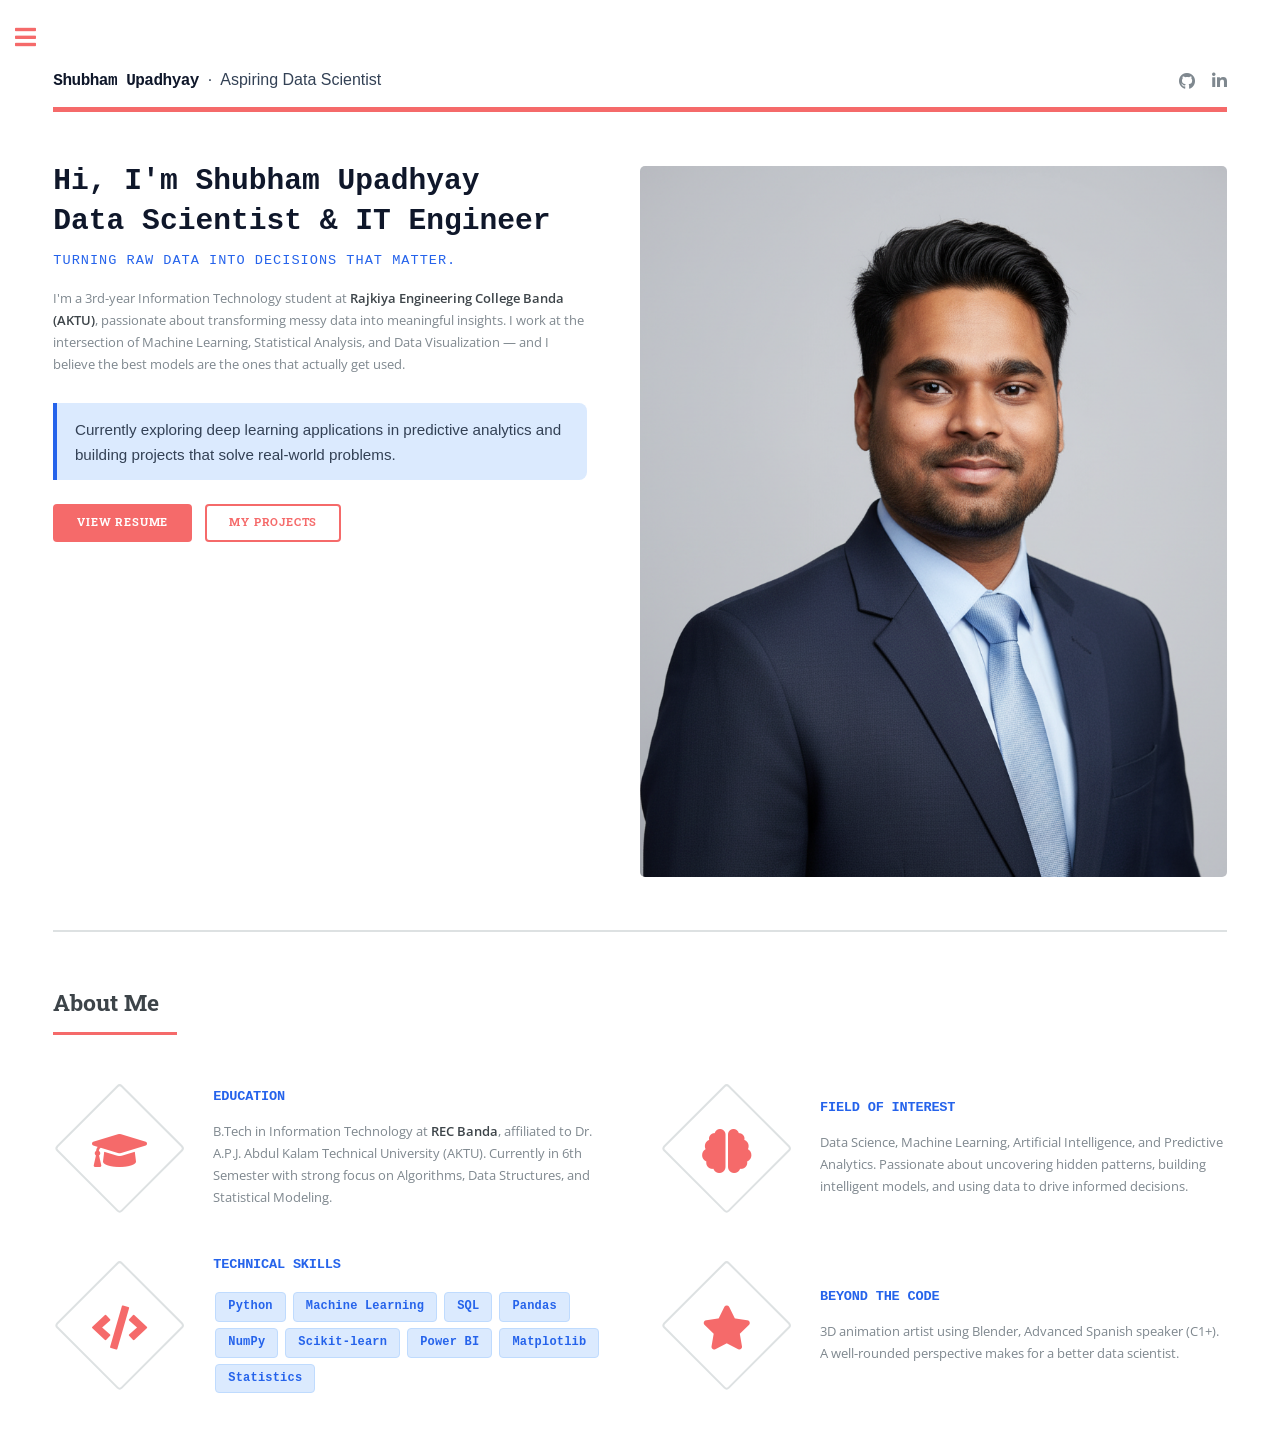
<file: index.html>
<!DOCTYPE HTML>
<html>
<head>
	<title>Shubham Upadhyay</title>
	<meta charset="utf-8" />
	<meta name="viewport" content="width=device-width, initial-scale=1, user-scalable=no" />
	<link rel="stylesheet" href="assets/css/main.css" />
</head>
<body class="is-preload">
<div id="wrapper">
	<div id="main">
		<div class="inner">

			<header id="header">
				<a href="index.html" class="logo"><strong>Shubham Upadhyay</strong> &nbsp;·&nbsp; Aspiring Data Scientist</a>
				<ul class="icons">
					<li><a href="https://github.com/crazyshubham" target="_blank" class="icon brands fa-github"><span class="label">GitHub</span></a></li>
					<li><a href="https://www.linkedin.com/in/shubham-upadhyay-b064a9296" target="_blank" class="icon brands fa-linkedin-in"><span class="label">LinkedIn</span></a></li>
				</ul>
			</header>

			<section id="banner">
				<div class="content">
					<header>
						<h1>Hi, I'm Shubham Upadhyay<br />Data Scientist & IT Engineer</h1>
						<p>Turning raw data into decisions that matter.</p>
					</header>
					<p>I'm a 3rd-year Information Technology student at <strong>Rajkiya Engineering College Banda (AKTU)</strong>, passionate about transforming messy data into meaningful insights. I work at the intersection of Machine Learning, Statistical Analysis, and Data Visualization — and I believe the best models are the ones that actually get used.</p>
					<div class="highlight-bar">
						<p>Currently exploring deep learning applications in predictive analytics and building projects that solve real-world problems.</p>
					</div>
					<ul class="actions">
						<li><a href="resume.html" class="button big primary">View Resume</a></li>
						<li><a href="myproject.html" class="button big">My Projects</a></li>
					</ul>
				</div>
				<span class="image object">
					<img src="images/my image.png" alt="Shubham Upadhyay" />
				</span>
			</section>

			<section>
				<header class="major"><h2>About Me</h2></header>
				<div class="features">
					<article>
						<span class="icon solid fa-graduation-cap"></span>
						<div class="content">
							<h3>Education</h3>
							<p>B.Tech in Information Technology at <strong>REC Banda</strong>, affiliated to Dr. A.P.J. Abdul Kalam Technical University (AKTU). Currently in 6th Semester with strong focus on Algorithms, Data Structures, and Statistical Modeling.</p>
						</div>
					</article>
					<article>
						<span class="icon solid fa-brain"></span>
						<div class="content">
							<h3>Field of Interest</h3>
							<p>Data Science, Machine Learning, Artificial Intelligence, and Predictive Analytics. Passionate about uncovering hidden patterns, building intelligent models, and using data to drive informed decisions.</p>
						</div>
					</article>
					<article>
						<span class="icon solid fa-code"></span>
						<div class="content">
							<h3>Technical Skills</h3>
							<div style="margin-top:8px;">
								<span class="skill-badge">Python</span>
								<span class="skill-badge">Machine Learning</span>
								<span class="skill-badge">SQL</span>
								<span class="skill-badge">Pandas</span>
								<span class="skill-badge">NumPy</span>
								<span class="skill-badge">Scikit-learn</span>
								<span class="skill-badge">Power BI</span>
								<span class="skill-badge">Matplotlib</span>
								<span class="skill-badge">Statistics</span>
							</div>
						</div>
					</article>
					<article>
						<span class="icon solid fa-star"></span>
						<div class="content">
							<h3>Beyond the Code</h3>
							<p>3D animation artist using Blender, Advanced Spanish speaker (C1+). A well-rounded perspective makes for a better data scientist.</p>
						</div>
					</article>
				</div>
			</section>

		</div>
	</div>

	<div id="sidebar">
		<div class="inner">
			<nav id="menu">
				<header class="major"><h2>Navigation</h2></header>
				<ul>
					<li><a href="index.html">Home</a></li>
					<li><a href="resume.html">Resume</a></li>
					<li><a href="myproject.html">My Projects</a></li>
					<li><a href="beyond.html">Beyond the Code</a></li>
				</ul>
			</nav>
			<section>
				<header class="major"><h2>Get in Touch</h2></header>
				<p>Always open to data science collaborations, internship opportunities, or just geeking out about ML. Feel free to reach out!</p>
				<ul class="contact">
					<li class="icon solid fa-envelope"><a href="mailto:shubham2005kumarupadhyay@gmail.com">shubham2005kumarupadhyay@gmail.com</a></li>
					<li class="icon solid fa-map-marker-alt">Uttar Pradesh, India</li>
					<li class="icon brands fa-github"><a href="https://github.com/crazyshubham" target="_blank">github.com/crazyshubham</a></li>
					<li class="icon brands fa-linkedin-in"><a href="https://www.linkedin.com/in/shubham-upadhyay-b064a9296" target="_blank">linkedin/shubham-upadhyay</a></li>
					<li class="icon solid fa-table"><a href="https://public.tableau.com/app/profile/shubham.upadhyay7079" target="_blank">Tableau/shubham-upadhyay</a></li>
					
				</ul>
			</section>
			<footer id="footer">
				<p class="copyright">&copy; 2025 Shubham Upadhyay. All rights reserved.</p>
			</footer>
		</div>
	</div>
</div>
<script src="assets/js/jquery.min.js"></script>
<script src="assets/js/browser.min.js"></script>
<script src="assets/js/breakpoints.min.js"></script>
<script src="assets/js/util.js"></script>
<script src="assets/js/main.js"></script>
</body>
</html>
</file>
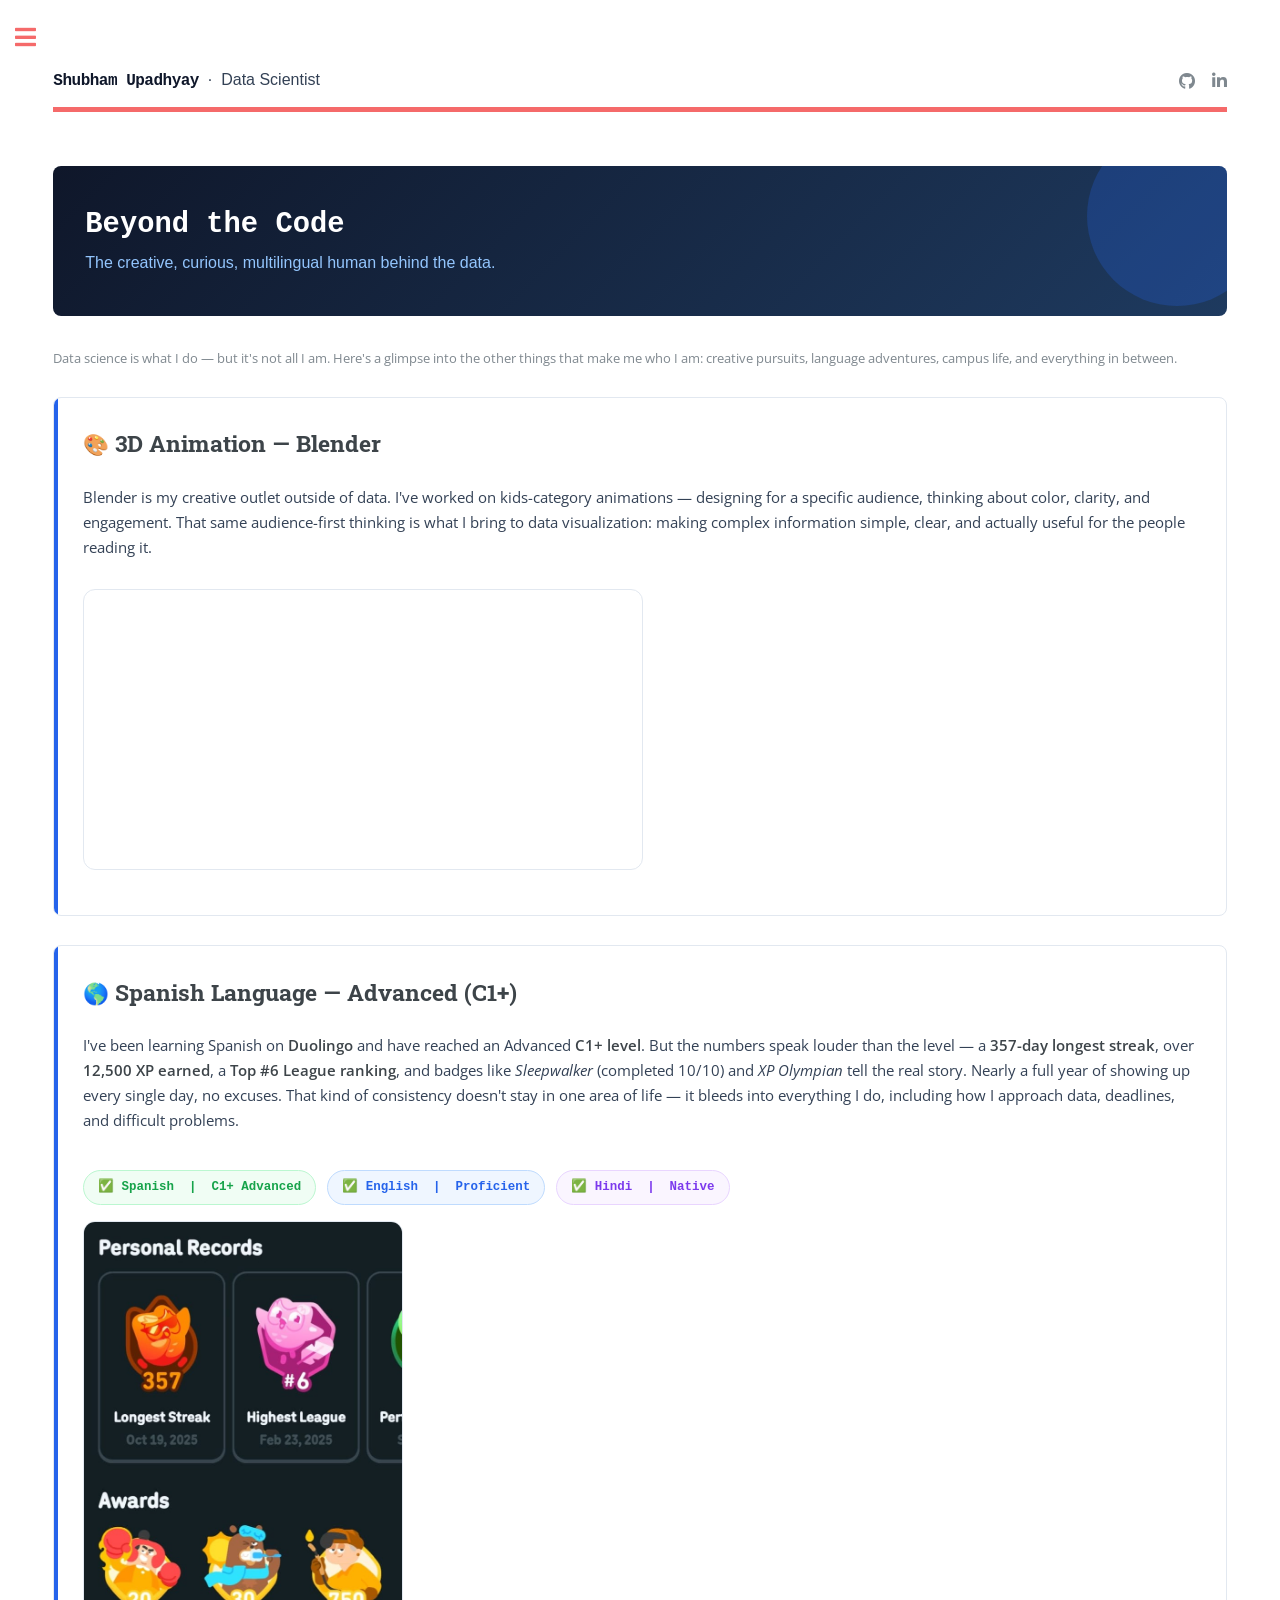
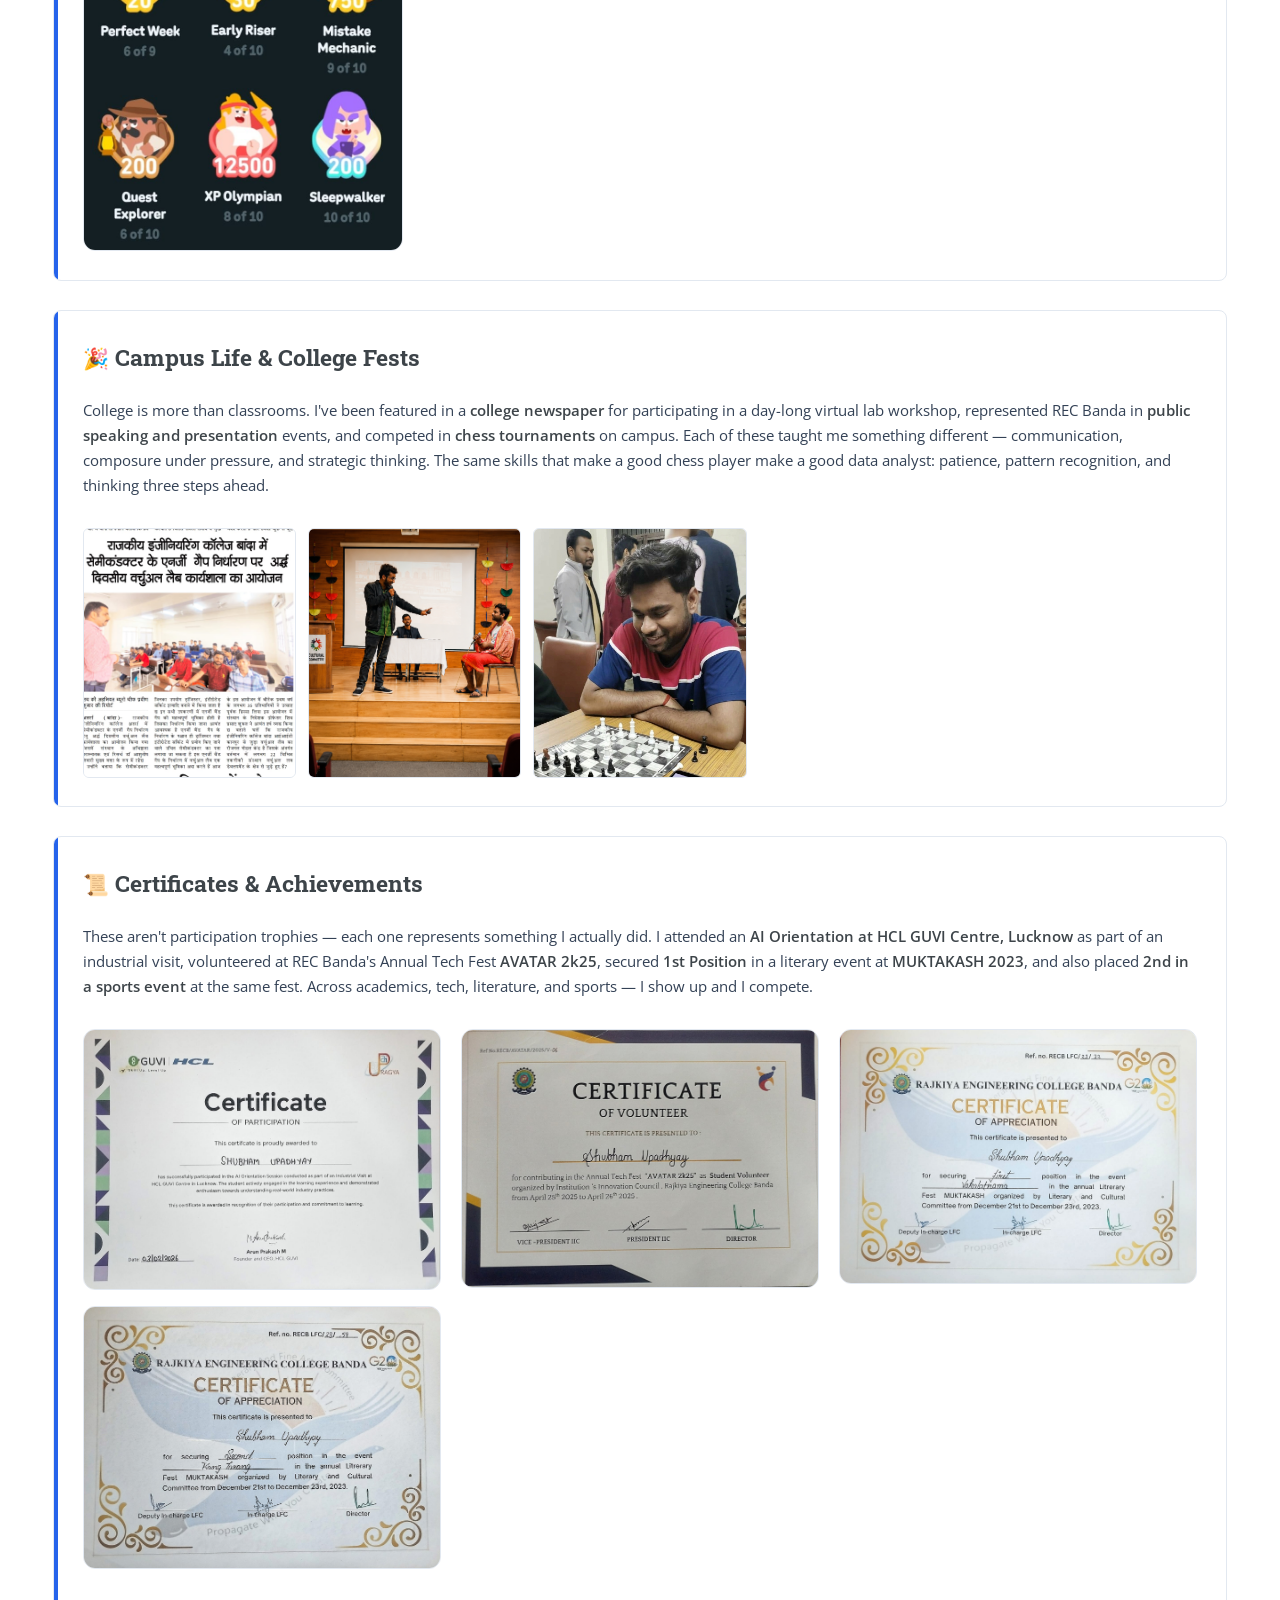
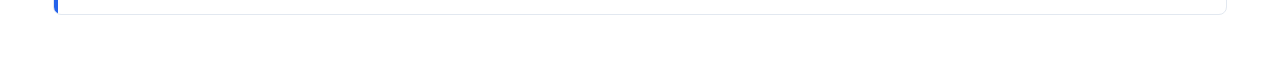
<file: Beyond.html>
<!DOCTYPE HTML>
<html>
<head>
	<title>Beyond the Code | Shubham Upadhyay</title>
	<meta charset="utf-8" />
	<meta name="viewport" content="width=device-width, initial-scale=1, user-scalable=no" />
	<link rel="stylesheet" href="assets/css/main.css" />
</head>
<body class="is-preload">
<div id="wrapper">
	<div id="main">
		<div class="inner">

			<header id="header">
				<a href="index.html" class="logo"><strong>Shubham Upadhyay</strong> &nbsp;·&nbsp; Data Scientist</a>
				<ul class="icons">
					<li><a href="https://github.com/crazyshubham" target="_blank" class="icon brands fa-github"><span class="label">GitHub</span></a></li>
					<li><a href="https://www.linkedin.com/in/shubham-upadhyay-b064a9296" target="_blank" class="icon brands fa-linkedin-in"><span class="label">LinkedIn</span></a></li>
				</ul>
			</header>

			<section>
				<div class="page-hero">
					<h1>Beyond the Code</h1>
					<p>The creative, curious, multilingual human behind the data.</p>
				</div>

				<p>Data science is what I do — but it's not all I am. Here's a glimpse into the other things that make me who I am: creative pursuits, language adventures, campus life, and everything in between.</p>

				<!-- 3D Animation -->
                <div class="beyond-card">
                <h2><span class="card-icon">🎨</span> 3D Animation — Blender</h2>
                <p>Blender is my creative outlet outside of data. I've worked on kids-category animations — designing for a specific audience, thinking about color, clarity, and engagement. That same audience-first thinking is what I bring to data visualization: making complex information simple, clear, and actually useful for the people reading it.</p>
                     <video autoplay loop muted playsinline style="width:100%; max-width:560px; border-radius:12px; border:1px solid #e2e8f0; display:block; margin: 1rem 0;">
                     <source src="images/render.mp4" type="video/mp4">
                </video>
   
                </div>

				<!-- Spanish Language -->
				<div class="beyond-card">
					<h2><span class="card-icon">🌎</span> Spanish Language — Advanced (C1+)</h2>
					<p>I've been learning Spanish on <strong>Duolingo</strong> and have reached an Advanced <strong>C1+ level</strong>. But the numbers speak louder than the level — a <strong>357-day longest streak</strong>, over <strong>12,500 XP earned</strong>, a <strong>Top #6 League ranking</strong>, and badges like <em>Sleepwalker</em> (completed 10/10) and <em>XP Olympian</em> tell the real story. Nearly a full year of showing up every single day, no excuses. That kind of consistency doesn't stay in one area of life — it bleeds into everything I do, including how I approach data, deadlines, and difficult problems.</p>
					<div style="margin-top: 1rem;">
						<span class="lang-level">✅ Spanish &nbsp;|&nbsp; C1+ Advanced</span>
						<span class="lang-level" style="background:#eff6ff; border-color:#bfdbfe; color:#2563eb; margin-left: 8px;">✅ English &nbsp;|&nbsp; Proficient</span>
						<span class="lang-level" style="background:#faf5ff; border-color:#e9d5ff; color:#7c3aed; margin-left: 8px;">✅ Hindi &nbsp;|&nbsp; Native</span>
					</div>
					<div style="margin-top:1rem;">
						<img src="images/duolingo.jpeg" alt="Duolingo Achievements" style="max-width:320px; border-radius:12px; border:1px solid #e2e8f0; display:block;" />
					</div>
				</div>


				<!-- College Fest / Campus Life -->
				<div class="beyond-card">
					<h2><span class="card-icon">🎉</span> Campus Life & College Fests</h2>
					<p>College is more than classrooms. I've been featured in a <strong>college newspaper</strong> for participating in a day-long virtual lab workshop, represented REC Banda in <strong>public speaking and presentation</strong> events, and competed in <strong>chess tournaments</strong> on campus. Each of these taught me something different — communication, composure under pressure, and strategic thinking. The same skills that make a good chess player make a good data analyst: patience, pattern recognition, and thinking three steps ahead.</p>
					<div class="beyond-gallery">
                        <img src="images/p1.jpeg" alt="College Participation" style="width:100%; height:250px; object-fit:cover; object-position:top; border-radius:6px; border:1px solid #e2e8f0;" />
                        <img src="images/p3.png" alt="College Participation" style="width:100%; height:250px; object-fit:cover; object-position:center; border-radius:6px; border:1px solid #e2e8f0;" />
                        <img src="images/p2.jpeg" alt="College Participation" style="width:100%; height:250px; object-fit:cover; object-position:top; border-radius:6px; border:1px solid #e2e8f0;" />
					</div>
				</div>

				<!-- Certificates -->
				<div class="beyond-card">
					<h2><span class="card-icon">📜</span> Certificates & Achievements</h2>
					<p>These aren't participation trophies — each one represents something I actually did. I attended an <strong>AI Orientation at HCL GUVI Centre, Lucknow</strong> as part of an industrial visit, volunteered at REC Banda's Annual Tech Fest <strong>AVATAR 2k25</strong>, secured <strong>1st Position</strong> in a literary event at <strong>MUKTAKASH 2023</strong>, and also placed <strong>2nd in a sports event</strong> at the same fest. Across academics, tech, literature, and sports — I show up and I compete.</p>
					<div class="row" style="margin-top:1rem;">
				<div class="col-4 col-12-medium" style="margin-bottom:1rem;">
					<img src="images/c1.jpeg" alt="GUVI HCL Certificate" style="width:100%; border-radius:12px; border:1px solid #e2e8f0; display:block;" />
				</div>
				<div class="col-4 col-12-medium" style="margin-bottom:1rem;">
					<img src="images/c3.jpeg" alt="AVATAR 2k25 Volunteer" style="width:100%; border-radius:12px; border:1px solid #e2e8f0; display:block;" />
				</div>
				<div class="col-4 col-12-medium" style="margin-bottom:1rem;">
					<img src="images/c2.jpeg" alt="MUKTAKASH 1st Position" style="width:100%; border-radius:12px; border:1px solid #e2e8f0; display:block;" />
				</div>
				<div class="col-4 col-12-medium" style="margin-bottom:1rem;">
					<img src="images/c4.jpeg" alt="MUKTAKASH 2nd Position" style="width:100%; border-radius:12px; border:1px solid #e2e8f0; display:block;" />
				</div>

			</section>
		</div>
	</div>

	<div id="sidebar">
		<div class="inner">
			<nav id="menu">
				<header class="major"><h2>Navigation</h2></header>
				<ul>
					<li><a href="index.html">Home</a></li>
					<li><a href="resume.html">Resume</a></li>
					<li><a href="myproject.html">My Projects</a></li>
					<li><a href="beyond.html">Beyond the Code</a></li>
				</ul>
			</nav>
			<section>
				<header class="major"><h2>Get in Touch</h2></header>
				<p>Always open to data science collaborations, internship opportunities, or just geeking out about ML. Feel free to reach out!</p>
				<ul class="contact">
					<li class="icon solid fa-envelope"><a href="mailto:shubham2005kumarupadhyay@gmail.com">shubham2005kumarupadhyay@gmail.com</a></li>
					<li class="icon solid fa-map-marker-alt">Uttar Pradesh, India</li>
					<li class="icon brands fa-github"><a href="https://github.com/crazyshubham" target="_blank">github.com/crazyshubham</a></li>
					<li class="icon brands fa-linkedin-in"><a href="https://www.linkedin.com/in/shubham-upadhyay-b064a9296" target="_blank">linkedin/shubham-upadhyay</a></li>
				</ul>
			</section>
			<footer id="footer">
				<p class="copyright">&copy; 2025 Shubham Upadhyay. All rights reserved.</p>
			</footer>
		</div>
	</div>
</div>
<script src="assets/js/jquery.min.js"></script>
<script src="assets/js/browser.min.js"></script>
<script src="assets/js/breakpoints.min.js"></script>
<script src="assets/js/util.js"></script>
<script src="assets/js/main.js"></script>
</body>
</html>
</file>
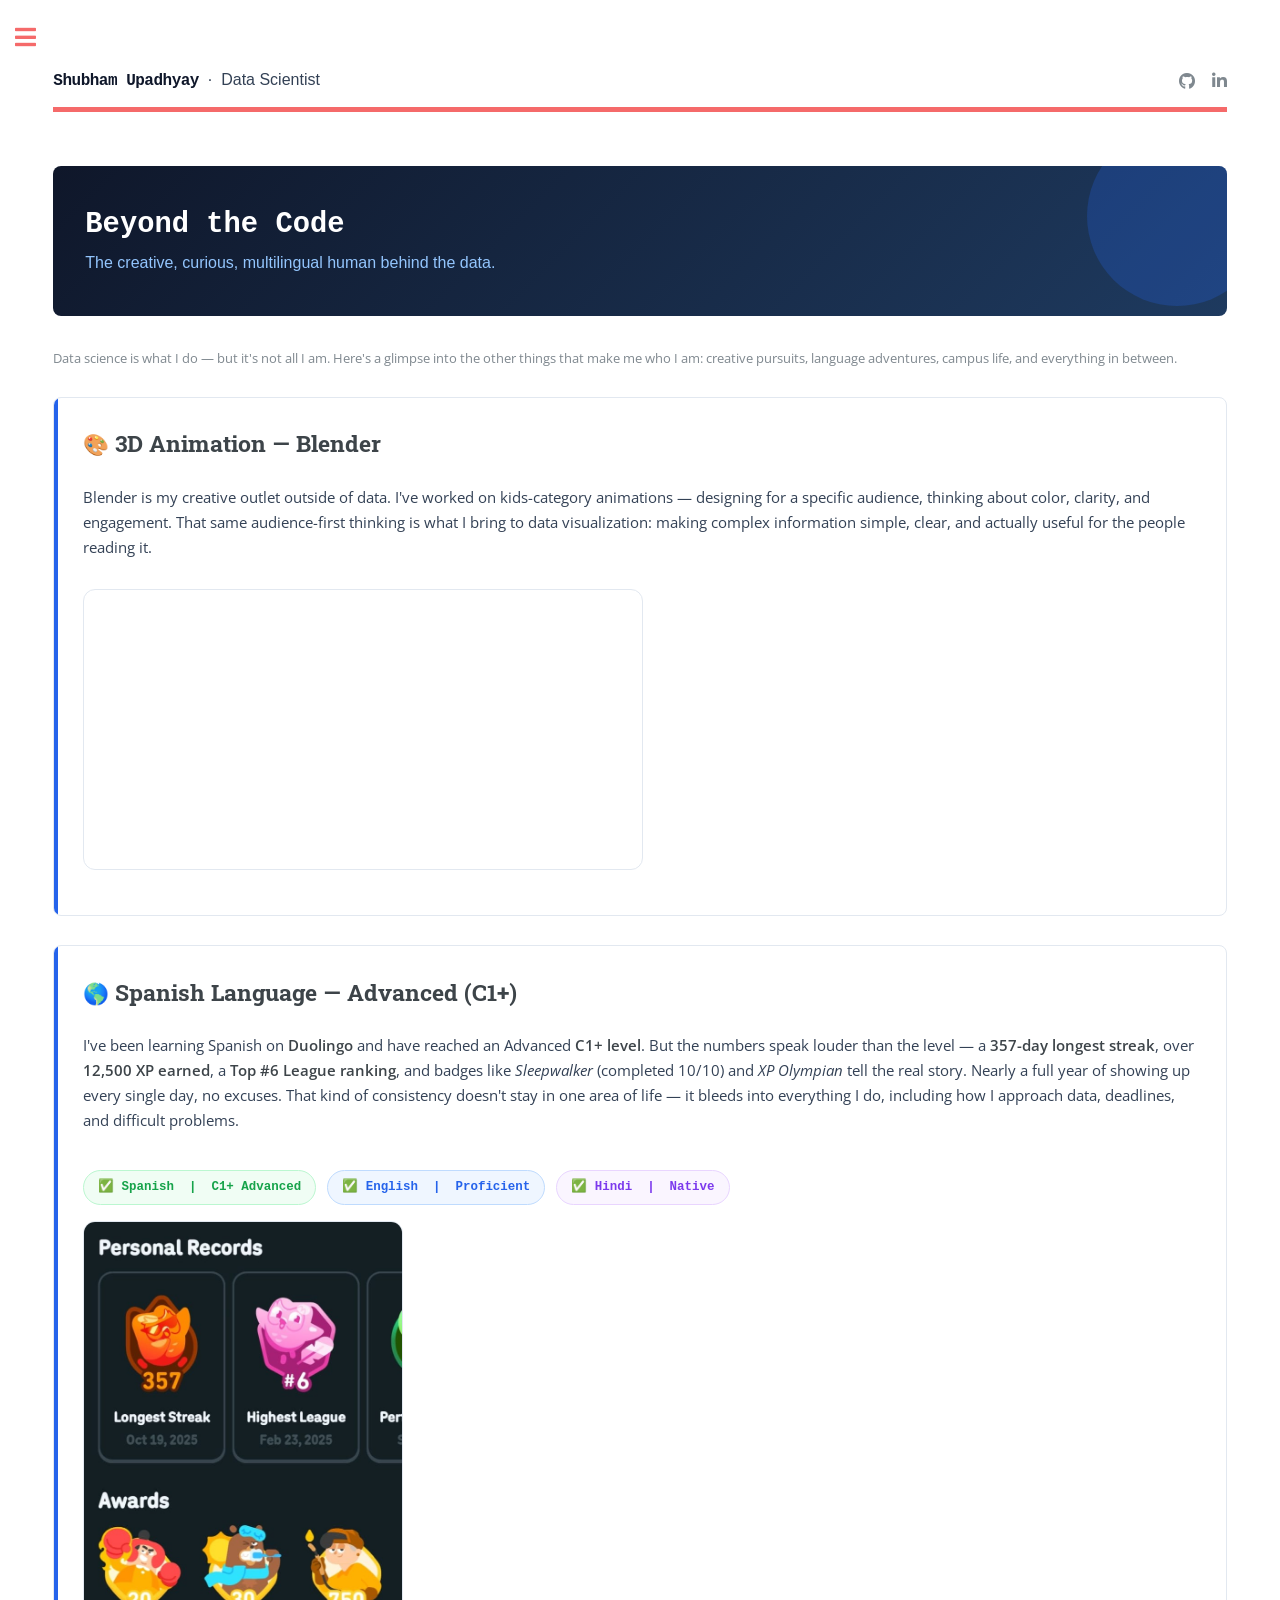
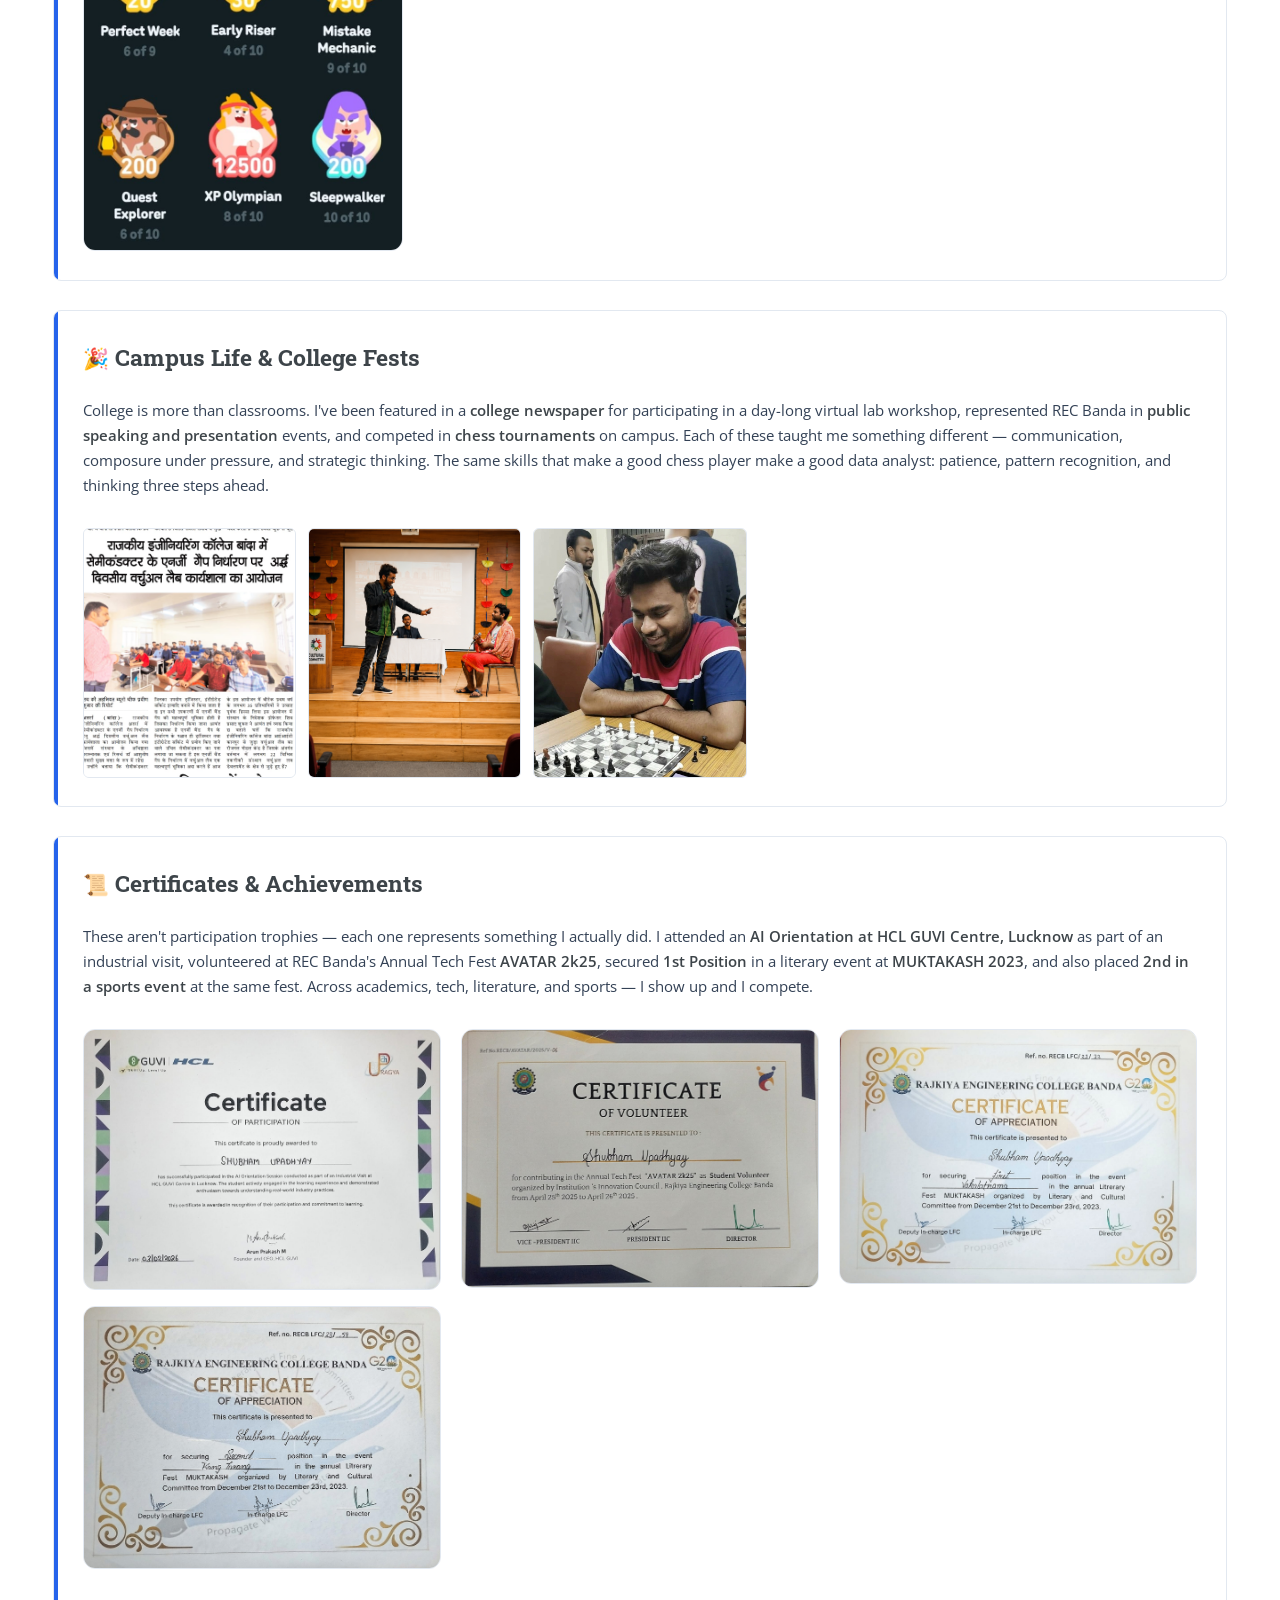
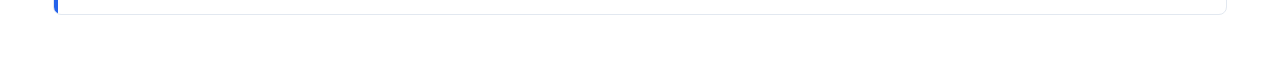
<file: beyond.html>
<!DOCTYPE HTML>
<html>
<head>
	<title>Beyond the Code | Shubham Upadhyay</title>
	<meta charset="utf-8" />
	<meta name="viewport" content="width=device-width, initial-scale=1, user-scalable=no" />
	<link rel="stylesheet" href="assets/css/main.css" />
</head>
<body class="is-preload">
<div id="wrapper">
	<div id="main">
		<div class="inner">

			<header id="header">
				<a href="index.html" class="logo"><strong>Shubham Upadhyay</strong> &nbsp;·&nbsp; Data Scientist</a>
				<ul class="icons">
					<li><a href="https://github.com/crazyshubham" target="_blank" class="icon brands fa-github"><span class="label">GitHub</span></a></li>
					<li><a href="https://www.linkedin.com/in/shubham-upadhyay-b064a9296" target="_blank" class="icon brands fa-linkedin-in"><span class="label">LinkedIn</span></a></li>
				</ul>
			</header>

			<section>
				<div class="page-hero">
					<h1>Beyond the Code</h1>
					<p>The creative, curious, multilingual human behind the data.</p>
				</div>

				<p>Data science is what I do — but it's not all I am. Here's a glimpse into the other things that make me who I am: creative pursuits, language adventures, campus life, and everything in between.</p>

				<!-- 3D Animation -->
                <div class="beyond-card">
                <h2><span class="card-icon">🎨</span> 3D Animation — Blender</h2>
                <p>Blender is my creative outlet outside of data. I've worked on kids-category animations — designing for a specific audience, thinking about color, clarity, and engagement. That same audience-first thinking is what I bring to data visualization: making complex information simple, clear, and actually useful for the people reading it.</p>
                     <video autoplay loop muted playsinline style="width:100%; max-width:560px; border-radius:12px; border:1px solid #e2e8f0; display:block; margin: 1rem 0;">
                     <source src="images/render.mp4" type="video/mp4">
                </video>
   
                </div>

				<!-- Spanish Language -->
				<div class="beyond-card">
					<h2><span class="card-icon">🌎</span> Spanish Language — Advanced (C1+)</h2>
					<p>I've been learning Spanish on <strong>Duolingo</strong> and have reached an Advanced <strong>C1+ level</strong>. But the numbers speak louder than the level — a <strong>357-day longest streak</strong>, over <strong>12,500 XP earned</strong>, a <strong>Top #6 League ranking</strong>, and badges like <em>Sleepwalker</em> (completed 10/10) and <em>XP Olympian</em> tell the real story. Nearly a full year of showing up every single day, no excuses. That kind of consistency doesn't stay in one area of life — it bleeds into everything I do, including how I approach data, deadlines, and difficult problems.</p>
					<div style="margin-top: 1rem;">
						<span class="lang-level">✅ Spanish &nbsp;|&nbsp; C1+ Advanced</span>
						<span class="lang-level" style="background:#eff6ff; border-color:#bfdbfe; color:#2563eb; margin-left: 8px;">✅ English &nbsp;|&nbsp; Proficient</span>
						<span class="lang-level" style="background:#faf5ff; border-color:#e9d5ff; color:#7c3aed; margin-left: 8px;">✅ Hindi &nbsp;|&nbsp; Native</span>
					</div>
					<div style="margin-top:1rem;">
						<img src="images/duolingo.jpeg" alt="Duolingo Achievements" style="max-width:320px; border-radius:12px; border:1px solid #e2e8f0; display:block;" />
					</div>
				</div>


				<!-- College Fest / Campus Life -->
				<div class="beyond-card">
					<h2><span class="card-icon">🎉</span> Campus Life & College Fests</h2>
					<p>College is more than classrooms. I've been featured in a <strong>college newspaper</strong> for participating in a day-long virtual lab workshop, represented REC Banda in <strong>public speaking and presentation</strong> events, and competed in <strong>chess tournaments</strong> on campus. Each of these taught me something different — communication, composure under pressure, and strategic thinking. The same skills that make a good chess player make a good data analyst: patience, pattern recognition, and thinking three steps ahead.</p>
					<div class="beyond-gallery">
                        <img src="images/p1.jpeg" alt="College Participation" style="width:100%; height:250px; object-fit:cover; object-position:top; border-radius:6px; border:1px solid #e2e8f0;" />
                        <img src="images/p3.png" alt="College Participation" style="width:100%; height:250px; object-fit:cover; object-position:center; border-radius:6px; border:1px solid #e2e8f0;" />
                        <img src="images/p2.jpeg" alt="College Participation" style="width:100%; height:250px; object-fit:cover; object-position:top; border-radius:6px; border:1px solid #e2e8f0;" />
					</div>
				</div>

				<!-- Certificates -->
				<div class="beyond-card">
					<h2><span class="card-icon">📜</span> Certificates & Achievements</h2>
					<p>These aren't participation trophies — each one represents something I actually did. I attended an <strong>AI Orientation at HCL GUVI Centre, Lucknow</strong> as part of an industrial visit, volunteered at REC Banda's Annual Tech Fest <strong>AVATAR 2k25</strong>, secured <strong>1st Position</strong> in a literary event at <strong>MUKTAKASH 2023</strong>, and also placed <strong>2nd in a sports event</strong> at the same fest. Across academics, tech, literature, and sports — I show up and I compete.</p>
					<div class="row" style="margin-top:1rem;">
				<div class="col-4 col-12-medium" style="margin-bottom:1rem;">
					<img src="images/c1.jpeg" alt="GUVI HCL Certificate" style="width:100%; border-radius:12px; border:1px solid #e2e8f0; display:block;" />
				</div>
				<div class="col-4 col-12-medium" style="margin-bottom:1rem;">
					<img src="images/c3.jpeg" alt="AVATAR 2k25 Volunteer" style="width:100%; border-radius:12px; border:1px solid #e2e8f0; display:block;" />
				</div>
				<div class="col-4 col-12-medium" style="margin-bottom:1rem;">
					<img src="images/c2.jpeg" alt="MUKTAKASH 1st Position" style="width:100%; border-radius:12px; border:1px solid #e2e8f0; display:block;" />
				</div>
				<div class="col-4 col-12-medium" style="margin-bottom:1rem;">
					<img src="images/c4.jpeg" alt="MUKTAKASH 2nd Position" style="width:100%; border-radius:12px; border:1px solid #e2e8f0; display:block;" />
				</div>

			</section>
		</div>
	</div>

	<div id="sidebar">
		<div class="inner">
			<nav id="menu">
				<header class="major"><h2>Navigation</h2></header>
				<ul>
					<li><a href="index.html">Home</a></li>
					<li><a href="resume.html">Resume</a></li>
					<li><a href="myproject.html">My Projects</a></li>
					<li><a href="beyond.html">Beyond the Code</a></li>
				</ul>
			</nav>
			<section>
				<header class="major"><h2>Get in Touch</h2></header>
				<p>Always open to data science collaborations, internship opportunities, or just geeking out about ML. Feel free to reach out!</p>
				<ul class="contact">
					<li class="icon solid fa-envelope"><a href="mailto:shubham2005kumarupadhyay@gmail.com">shubham2005kumarupadhyay@gmail.com</a></li>
					<li class="icon solid fa-map-marker-alt">Uttar Pradesh, India</li>
					<li class="icon brands fa-github"><a href="https://github.com/crazyshubham" target="_blank">github.com/crazyshubham</a></li>
					<li class="icon brands fa-linkedin-in"><a href="https://www.linkedin.com/in/shubham-upadhyay-b064a9296" target="_blank">linkedin/shubham-upadhyay</a></li>
					<li class="icon solid fa-table"><a href="https://public.tableau.com/app/profile/shubham.upadhyay7079" target="_blank">Tableau/shubham-upadhyay</a></li>
				</ul>
			</section>
			<footer id="footer">
				<p class="copyright">&copy; 2025 Shubham Upadhyay. All rights reserved.</p>
			</footer>
		</div>
	</div>
</div>
<script src="assets/js/jquery.min.js"></script>
<script src="assets/js/browser.min.js"></script>
<script src="assets/js/breakpoints.min.js"></script>
<script src="assets/js/util.js"></script>
<script src="assets/js/main.js"></script>
</body>
</html>
</file>
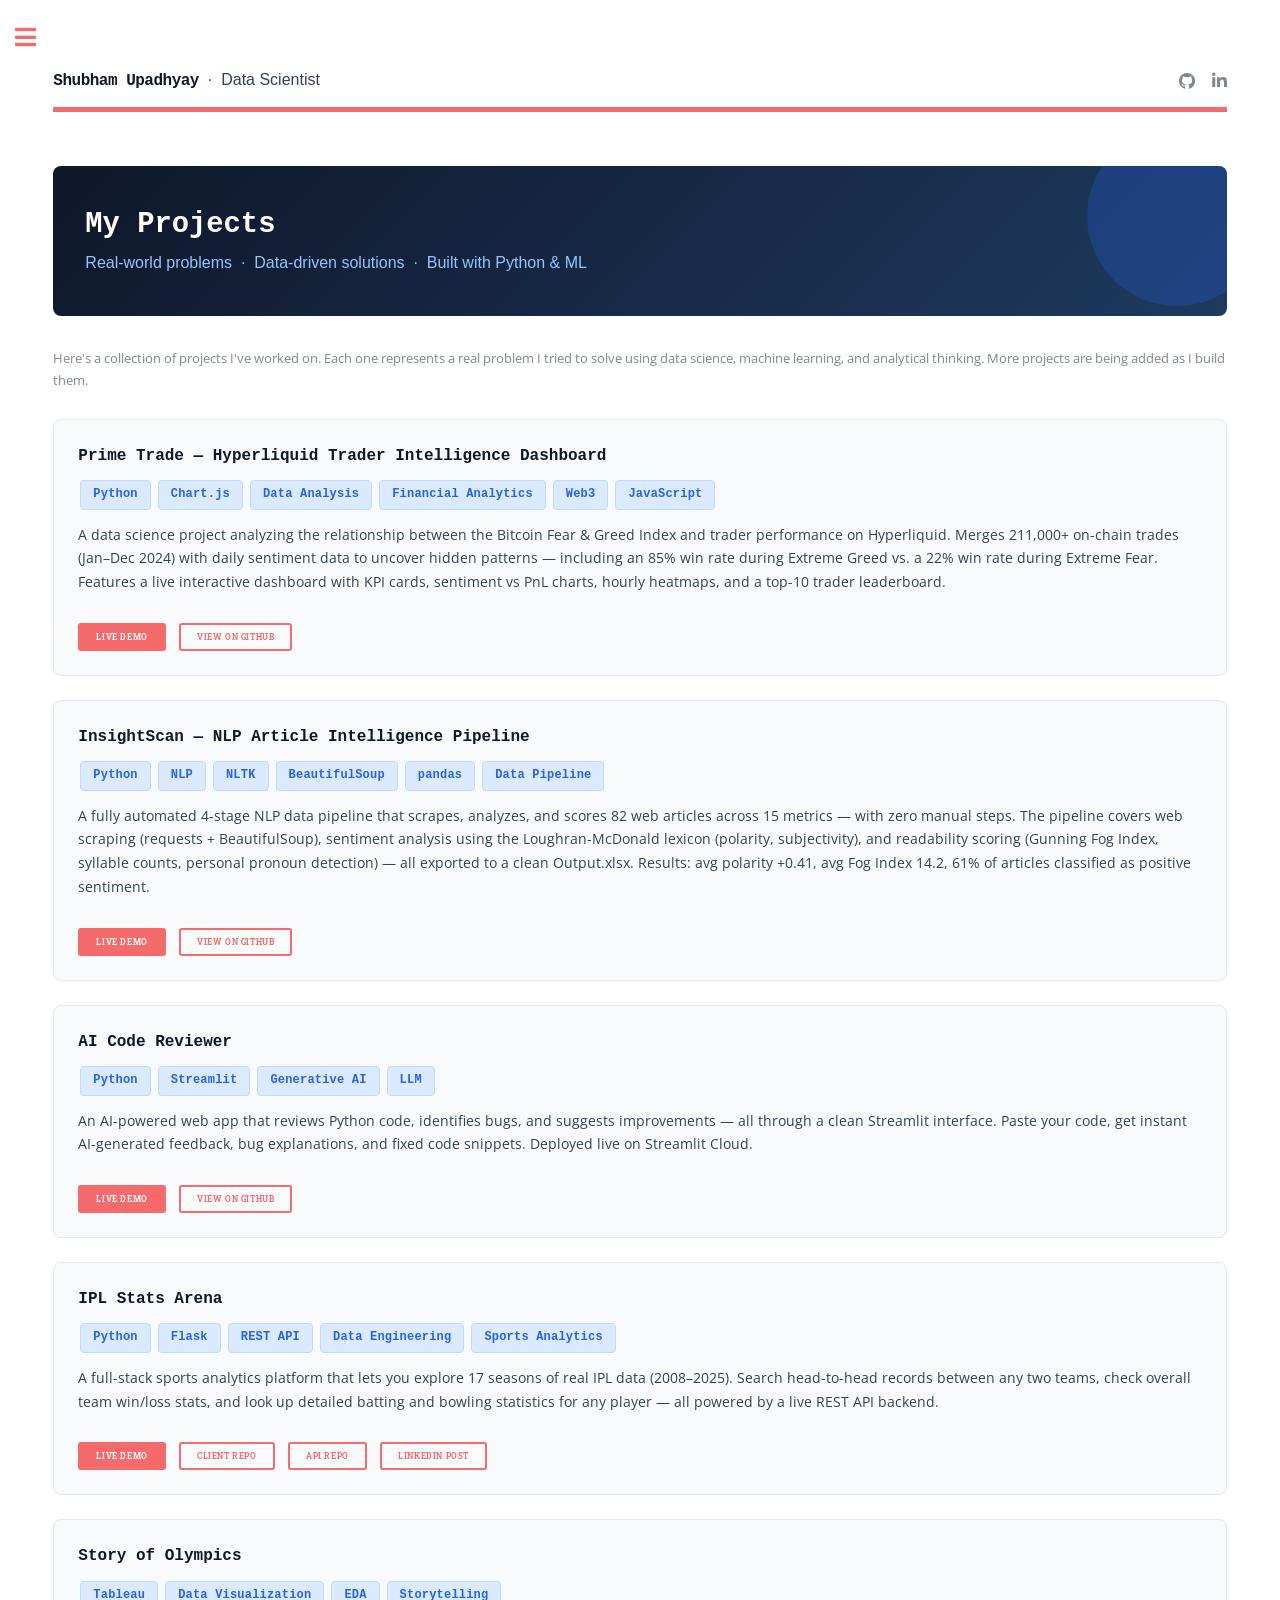
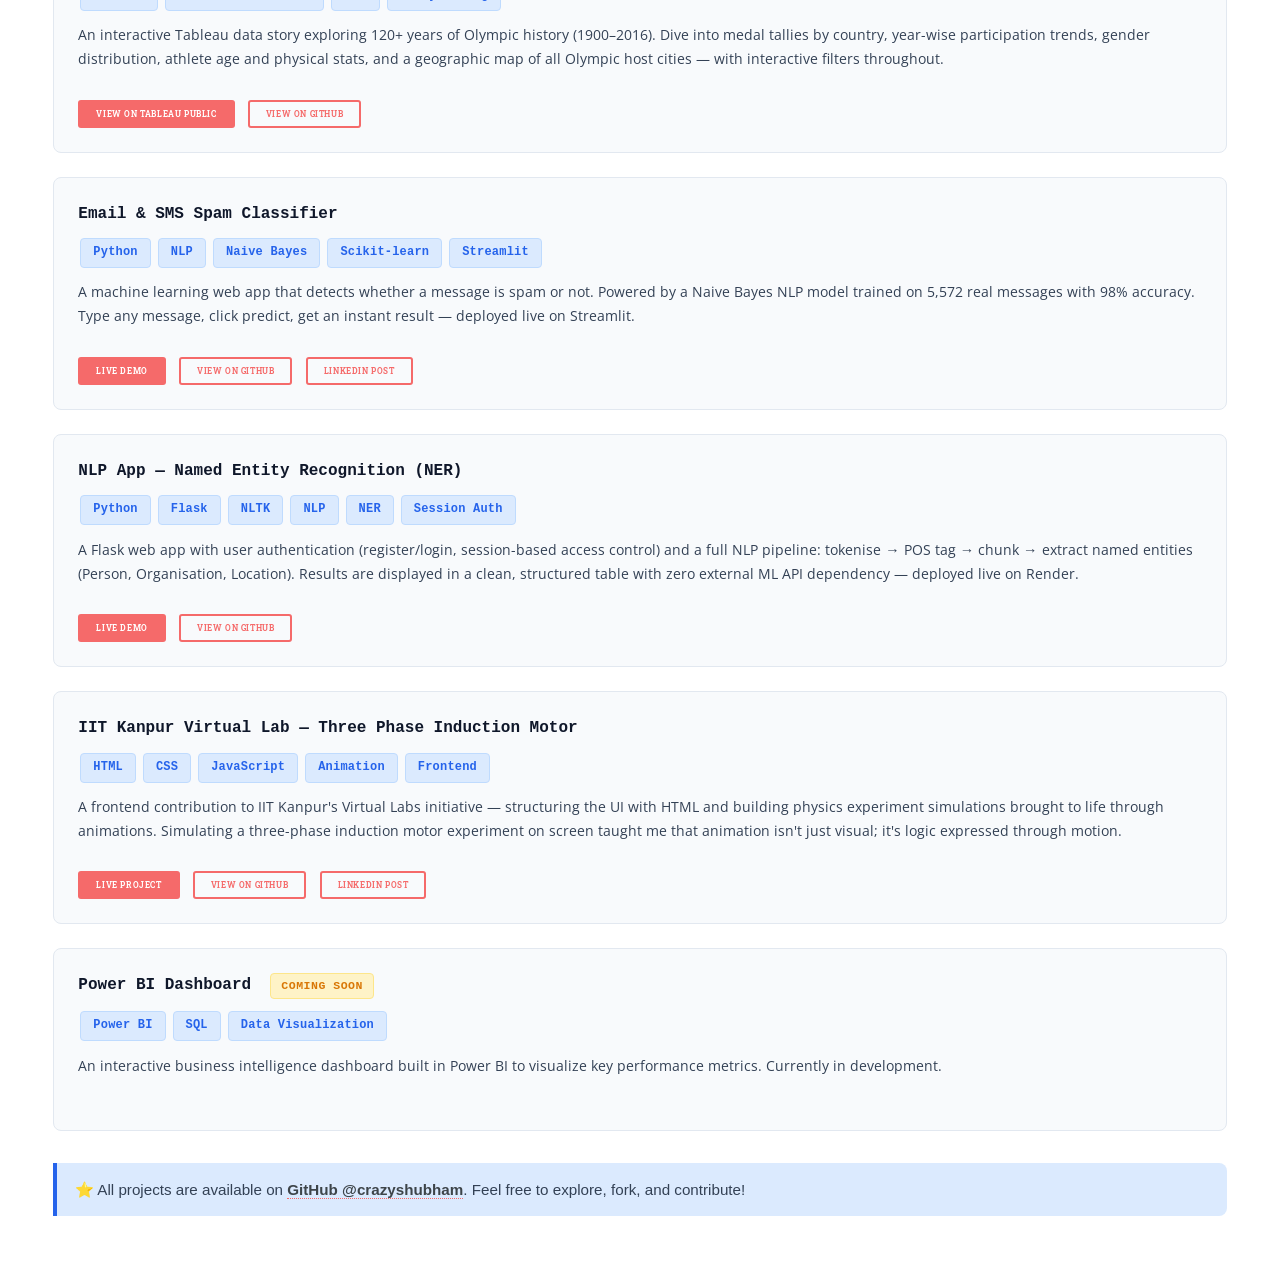
<file: myproject.html>
<!DOCTYPE HTML>
<html>
<head>
	<title>My Projects | Shubham Upadhyay</title>
	<meta charset="utf-8" />
	<meta name="viewport" content="width=device-width, initial-scale=1, user-scalable=no" />
	<link rel="stylesheet" href="assets/css/main.css" />
</head>
<body class="is-preload">
<div id="wrapper">
	<div id="main">
		<div class="inner">

			<header id="header">
				<a href="index.html" class="logo"><strong>Shubham Upadhyay</strong> &nbsp;·&nbsp; Data Scientist</a>
				<ul class="icons">
					<li><a href="https://github.com/crazyshubham" target="_blank" class="icon brands fa-github"><span class="label">GitHub</span></a></li>
					<li><a href="https://www.linkedin.com/in/shubham-upadhyay-b064a9296" target="_blank" class="icon brands fa-linkedin-in"><span class="label">LinkedIn</span></a></li>
				</ul>
			</header>

			<section>
				<div class="page-hero">
					<h1>My Projects</h1>
					<p>Real-world problems &nbsp;·&nbsp; Data-driven solutions &nbsp;·&nbsp; Built with Python & ML</p>
				</div>

				<p>Here's a collection of projects I've worked on. Each one represents a real problem I tried to solve using data science, machine learning, and analytical thinking. More projects are being added as I build them.</p>

				<!-- Prime Trade -->
				<div class="project-card">
					<h3>Prime Trade — Hyperliquid Trader Intelligence Dashboard</h3>
					<div class="project-tags">
						<span class="skill-badge">Python</span>
						<span class="skill-badge">Chart.js</span>
						<span class="skill-badge">Data Analysis</span>
						<span class="skill-badge">Financial Analytics</span>
						<span class="skill-badge">Web3</span>
						<span class="skill-badge">JavaScript</span>
					</div>
					<p>A data science project analyzing the relationship between the Bitcoin Fear &amp; Greed Index and trader performance on Hyperliquid. Merges 211,000+ on-chain trades (Jan–Dec 2024) with daily sentiment data to uncover hidden patterns — including an 85% win rate during Extreme Greed vs. a 22% win rate during Extreme Fear. Features a live interactive dashboard with KPI cards, sentiment vs PnL charts, hourly heatmaps, and a top-10 trader leaderboard.</p>
					<ul class="actions" style="margin-top:1rem; margin-bottom:0;">
						<li><a href="https://crazyshubham.github.io/Prime_Trade/" target="_blank" class="button small primary">Live Demo</a></li>
						<li><a href="https://github.com/crazyshubham/Prime_Trade" target="_blank" class="button small">View on GitHub</a></li>
					</ul>
				</div>

				<!-- InsightScan -->
			<div class="project-card">
				<h3>InsightScan — NLP Article Intelligence Pipeline</h3>
				<div class="project-tags">
					<span class="skill-badge">Python</span>
					<span class="skill-badge">NLP</span>
					<span class="skill-badge">NLTK</span>
					<span class="skill-badge">BeautifulSoup</span>
					<span class="skill-badge">pandas</span>
					<span class="skill-badge">Data Pipeline</span>
				</div>
				<p>A fully automated 4-stage NLP data pipeline that scrapes, analyzes, and scores 82 web articles across 15 metrics — with zero manual steps. The pipeline covers web scraping (requests + BeautifulSoup), sentiment analysis using the Loughran-McDonald lexicon (polarity, subjectivity), and readability scoring (Gunning Fog Index, syllable counts, personal pronoun detection) — all exported to a clean Output.xlsx. Results: avg polarity +0.41, avg Fog Index 14.2, 61% of articles classified as positive sentiment.</p>
				<ul class="actions" style="margin-top:1rem; margin-bottom:0;">
					<li><a href="https://crazyshubham.github.io/InsightScan/" target="_blank" class="button small primary">Live Demo</a></li>
					<li><a href="https://github.com/crazyshubham/InsightScan.git" target="_blank" class="button small">View on GitHub</a></li>
				
				</ul>
			</div>

			<!-- AI Code Reviewer -->
			<div class="project-card">
				<h3>AI Code Reviewer</h3>
				<div class="project-tags">
					<span class="skill-badge">Python</span>
					<span class="skill-badge">Streamlit</span>
					<span class="skill-badge">Generative AI</span>
					<span class="skill-badge">LLM</span>
				</div>
				<p>An AI-powered web app that reviews Python code, identifies bugs, and suggests improvements — all through a clean Streamlit interface. Paste your code, get instant AI-generated feedback, bug explanations, and fixed code snippets. Deployed live on Streamlit Cloud.</p>
				<ul class="actions" style="margin-top:1rem; margin-bottom:0;">
					<li><a href="https://crazyshubham-ai-code-reviewer.streamlit.app" target="_blank" class="button small primary">Live Demo</a></li>
					<li><a href="https://github.com/crazyshubham/ai-code-reviewer.git" target="_blank" class="button small">View on GitHub</a></li>
				</ul>
			</div>

			<!-- IPL Stats Arena -->
				<div class="project-card">
					<h3>IPL Stats Arena</h3>
					<div class="project-tags">
						<span class="skill-badge">Python</span>
						<span class="skill-badge">Flask</span>
						<span class="skill-badge">REST API</span>
						<span class="skill-badge">Data Engineering</span>
						<span class="skill-badge">Sports Analytics</span>
					</div>
					<p>A full-stack sports analytics platform that lets you explore 17 seasons of real IPL data (2008–2025). Search head-to-head records between any two teams, check overall team win/loss stats, and look up detailed batting and bowling statistics for any player — all powered by a live REST API backend.</p>
					<ul class="actions" style="margin-top:1rem; margin-bottom:0;">
						<li><a href="https://ipl-client.onrender.com" target="_blank" class="button small primary">Live Demo</a></li>
						<li><a href="https://github.com/crazyshubham/ipl-client" target="_blank" class="button small">Client Repo</a></li>
						<li><a href="https://github.com/crazyshubham/ipl-api" target="_blank" class="button small">API Repo</a></li>
						<li><a href="https://www.linkedin.com/posts/shubham-upadhyay-b064a9296_python-flask-dataengineering-ugcPost-7461471455600570368-YtmL" target="_blank" class="button small">LinkedIn Post</a></li>
					</ul>
				</div>

				<!-- Story of Olympics -->
				<div class="project-card">
					<h3>Story of Olympics</h3>
					<div class="project-tags">
						<span class="skill-badge">Tableau</span>
						<span class="skill-badge">Data Visualization</span>
						<span class="skill-badge">EDA</span>
						<span class="skill-badge">Storytelling</span>
					</div>
					<p>An interactive Tableau data story exploring 120+ years of Olympic history (1900–2016). Dive into medal tallies by country, year-wise participation trends, gender distribution, athlete age and physical stats, and a geographic map of all Olympic host cities — with interactive filters throughout.</p>
					<ul class="actions" style="margin-top:1rem; margin-bottom:0;">
						<li><a href="https://public.tableau.com/views/OlympicStory_17784968513600/StoryofOlympics?:language=en-US&:sid=&:redirect=auth&:display_count=n&:origin=viz_share_link" target="_blank" class="button small primary">View on Tableau Public</a></li>
						<li><a href="https://github.com/crazyshubham/Olympic-Story-Tableau-Dashboard" target="_blank" class="button small">View on GitHub</a></li>
					</ul>
				</div>

				<!-- Email & SMS Spam Classifier -->
				<div class="project-card">
					<h3>Email &amp; SMS Spam Classifier</h3>
					<div class="project-tags">
						<span class="skill-badge">Python</span>
						<span class="skill-badge">NLP</span>
						<span class="skill-badge">Naive Bayes</span>
						<span class="skill-badge">Scikit-learn</span>
						<span class="skill-badge">Streamlit</span>
					</div>
					<p>A machine learning web app that detects whether a message is spam or not. Powered by a Naive Bayes NLP model trained on 5,572 real messages with 98% accuracy. Type any message, click predict, get an instant result — deployed live on Streamlit.</p>
					<ul class="actions" style="margin-top:1rem; margin-bottom:0;">
						<li><a href="https://aq6grlwz9isevu4pr2kmjw.streamlit.app/" target="_blank" class="button small primary">Live Demo</a></li>
						<li><a href="https://github.com/crazyshubham/Email-spam-classifier" target="_blank" class="button small">View on GitHub</a></li>
						<li><a href="https://www.linkedin.com/posts/shubham-upadhyay-b064a9296_nlp-python-flask-ugcPost-7457043546865446912-YJPA" target="_blank" class="button small">LinkedIn Post</a></li>
					</ul>
				</div>

				<!-- NER Flask Web App -->
				<div class="project-card">
					<h3>NLP App — Named Entity Recognition (NER)</h3>
					<div class="project-tags">
						<span class="skill-badge">Python</span>
						<span class="skill-badge">Flask</span>
						<span class="skill-badge">NLTK</span>
						<span class="skill-badge">NLP</span>
						<span class="skill-badge">NER</span>
						<span class="skill-badge">Session Auth</span>
					</div>
					<p>A Flask web app with user authentication (register/login, session-based access control) and a full NLP pipeline: tokenise → POS tag → chunk → extract named entities (Person, Organisation, Location). Results are displayed in a clean, structured table with zero external ML API dependency — deployed live on Render.</p>
					<ul class="actions" style="margin-top:1rem; margin-bottom:0;">
						<li><a href="https://flask-app-vdrj.onrender.com" target="_blank" class="button small primary">Live Demo</a></li>
						<li><a href="https://github.com/crazyshubham/Flask-App" target="_blank" class="button small">View on GitHub</a></li>
					</ul>
				</div>

				<!-- IIT Kanpur Virtual Lab -->
				<div class="project-card">
					<h3>IIT Kanpur Virtual Lab — Three Phase Induction Motor</h3>
					<div class="project-tags">
						<span class="skill-badge">HTML</span>
						<span class="skill-badge">CSS</span>
						<span class="skill-badge">JavaScript</span>
						<span class="skill-badge">Animation</span>
						<span class="skill-badge">Frontend</span>
					</div>
					<p>A frontend contribution to IIT Kanpur's Virtual Labs initiative — structuring the UI with HTML and building physics experiment simulations brought to life through animations. Simulating a three-phase induction motor experiment on screen taught me that animation isn't just visual; it's logic expressed through motion.</p>
					<ul class="actions" style="margin-top:1rem; margin-bottom:0;">
						<li><a href="https://virtual-labs.github.io/exp-three-phase-induction-motor-iitk/" target="_blank" class="button small primary">Live Project</a></li>
						<li><a href="https://github.com/crazyshubham/exp-three-phase-induction-motor-iitk" target="_blank" class="button small">View on GitHub</a></li>
						<li><a href="https://www.linkedin.com/posts/shubham-upadhyay-b064a9296_frontend-webdevelopment-html-ugcPost-7457043546865446912-YJPA" target="_blank" class="button small">LinkedIn Post</a></li>
					</ul>
				</div>

				<!-- Coming Soon Projects -->
				<div class="project-card">
					<h3>Power BI Dashboard &nbsp;<span class="coming-soon-badge">Coming Soon</span></h3>
					<div class="project-tags">
						<span class="skill-badge">Power BI</span>
						<span class="skill-badge">SQL</span>
						<span class="skill-badge">Data Visualization</span>
					</div>
					<p>An interactive business intelligence dashboard built in Power BI to visualize key performance metrics. Currently in development.</p>
				</div>

				<div class="highlight-bar" style="margin-top: 2rem;">
					<p>⭐ All projects are available on <a href="https://github.com/crazyshubham" target="_blank"><strong>GitHub @crazyshubham</strong></a>. Feel free to explore, fork, and contribute!</p>
				</div>

			</section>
		</div>
	</div>

	<div id="sidebar">
		<div class="inner">
			<nav id="menu">
				<header class="major"><h2>Navigation</h2></header>
				<ul>
					<li><a href="index.html">Home</a></li>
					<li><a href="resume.html">Resume</a></li>
					<li><a href="myproject.html">My Projects</a></li>
					<li><a href="beyond.html">Beyond the Code</a></li>
				</ul>
			</nav>
			<section>
				<header class="major"><h2>Get in Touch</h2></header>
				<p>Always open to data science collaborations, internship opportunities, or just geeking out about ML. Feel free to reach out!</p>
				<ul class="contact">
					<li class="icon solid fa-envelope"><a href="mailto:shubham2005kumarupadhyay@gmail.com">shubham2005kumarupadhyay@gmail.com</a></li>
					<li class="icon solid fa-map-marker-alt">Uttar Pradesh, India</li>
					<li class="icon brands fa-github"><a href="https://github.com/crazyshubham" target="_blank">github.com/crazyshubham</a></li>
					<li class="icon brands fa-linkedin-in"><a href="https://www.linkedin.com/in/shubham-upadhyay-b064a9296" target="_blank">linkedin/shubham-upadhyay</a></li>
					<li class="icon solid fa-table"><a href="https://public.tableau.com/app/profile/shubham.upadhyay7079" target="_blank">Tableau/shubham-upadhyay</a></li>
				</ul>
			</section>
			<footer id="footer">
				<p class="copyright">&copy; 2025 Shubham Upadhyay. All rights reserved.</p>
			</footer>
		</div>
	</div>
</div>
<script src="assets/js/jquery.min.js"></script>
<script src="assets/js/browser.min.js"></script>
<script src="assets/js/breakpoints.min.js"></script>
<script src="assets/js/util.js"></script>
<script src="assets/js/main.js"></script>
</body>
</html>
</file>
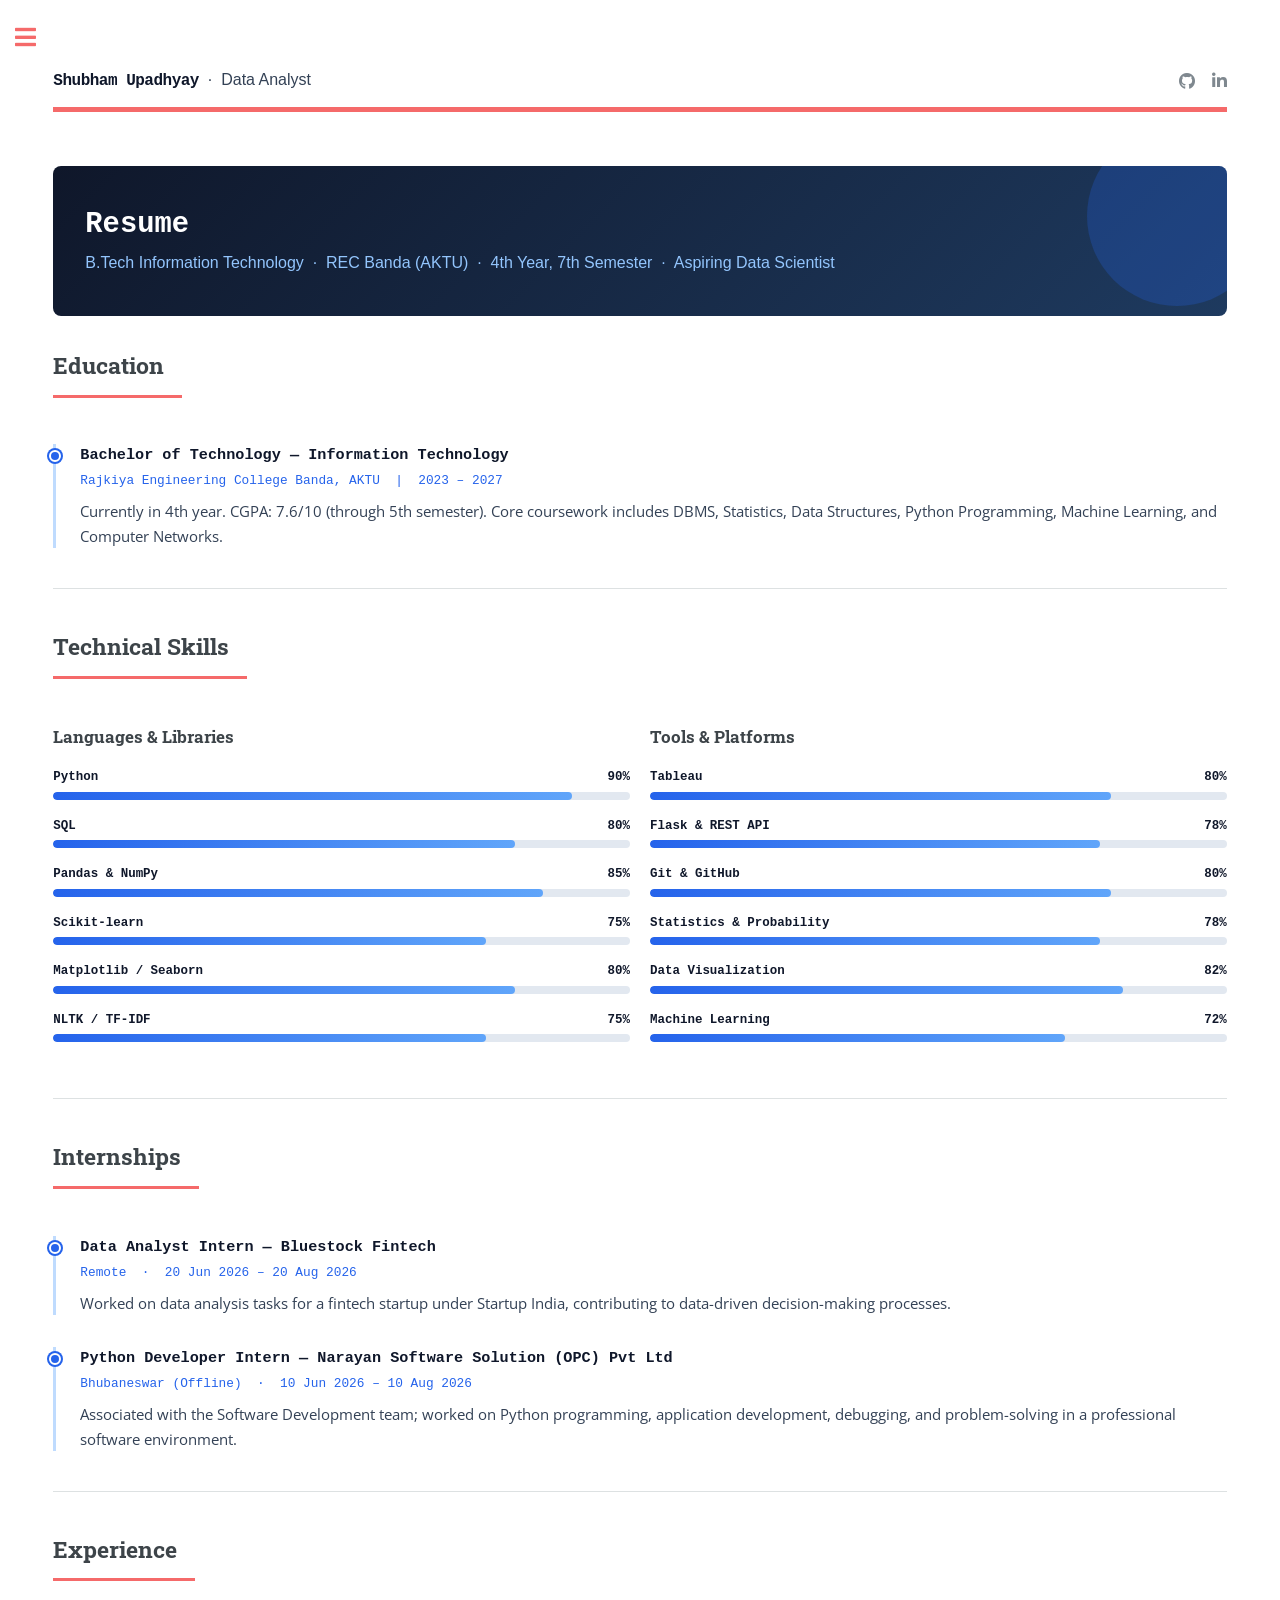
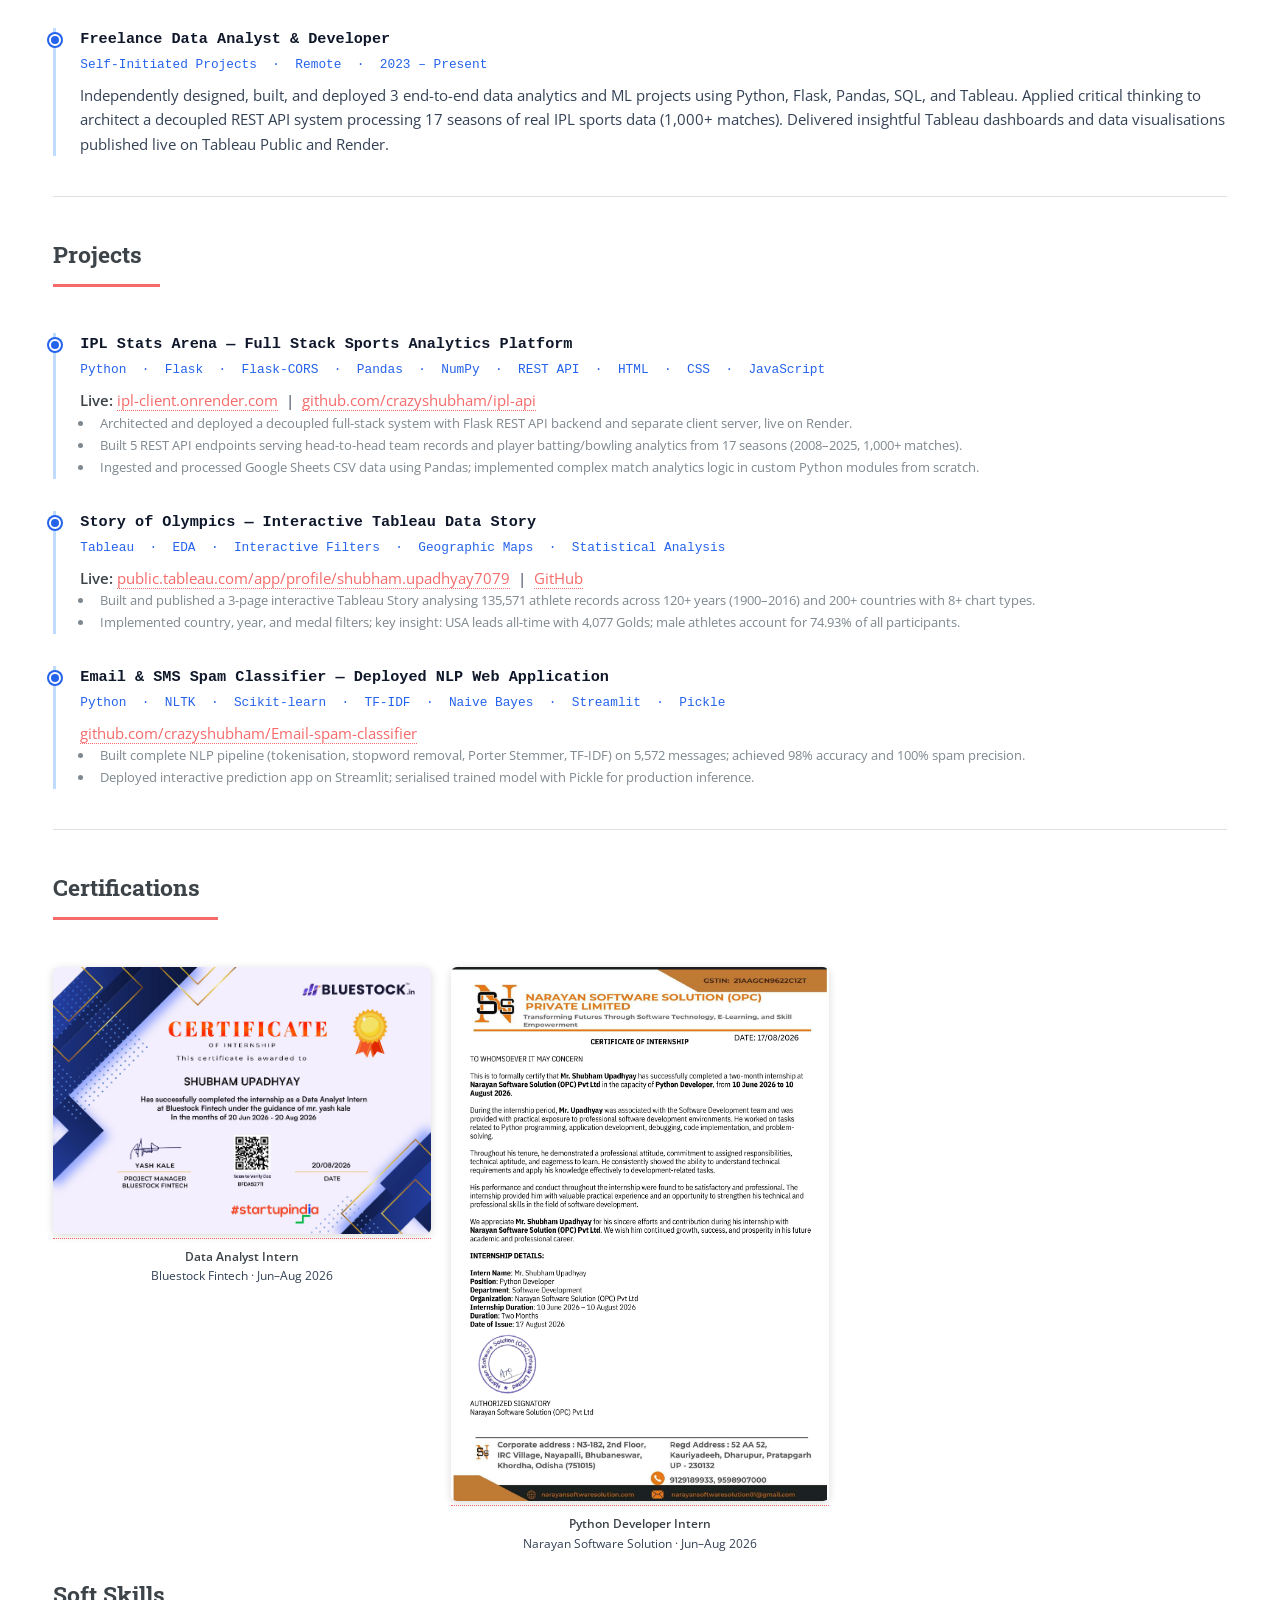
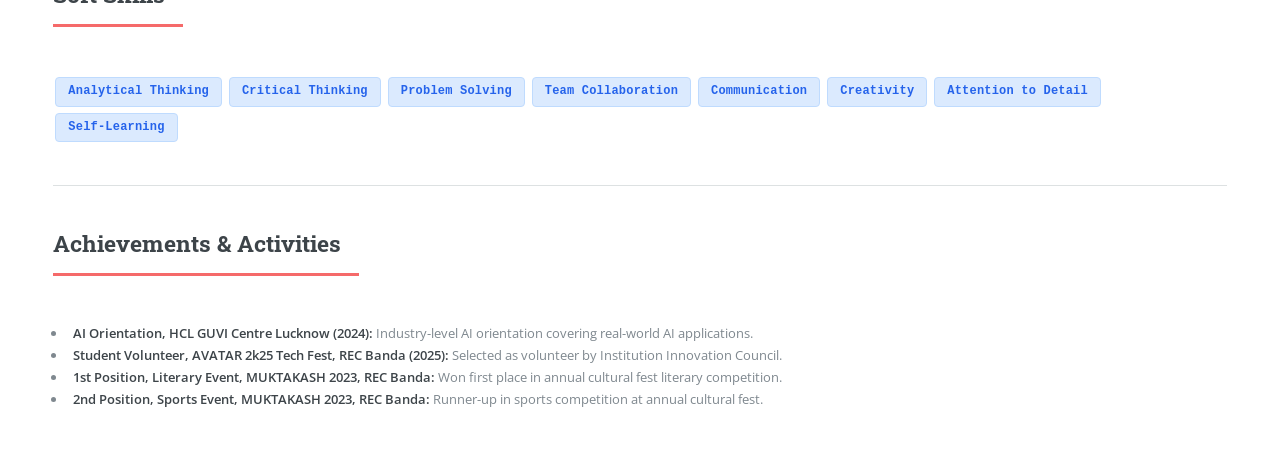
<file: resume.html>
<!DOCTYPE HTML>
<html>
<head>
	<title>Resume | Shubham Upadhyay</title>
	<meta charset="utf-8" />
	<meta name="viewport" content="width=device-width, initial-scale=1, user-scalable=no" />
	<link rel="stylesheet" href="assets/css/main.css" />
</head>
<body class="is-preload">
<div id="wrapper">
	<div id="main">
		<div class="inner">

			<header id="header">
				<a href="index.html" class="logo"><strong>Shubham Upadhyay</strong> &nbsp;·&nbsp; Data Analyst</a>
				<ul class="icons">
					<li><a href="https://github.com/crazyshubham" target="_blank" class="icon brands fa-github"><span class="label">GitHub</span></a></li>
					<li><a href="https://www.linkedin.com/in/shubham-upadhyay-b064a9296" target="_blank" class="icon brands fa-linkedin-in"><span class="label">LinkedIn</span></a></li>
				</ul>
			</header>

			<section>
				<div class="page-hero">
					<h1>Resume</h1>
					<p>B.Tech Information Technology &nbsp;·&nbsp; REC Banda (AKTU) &nbsp;·&nbsp; 4th Year, 7th Semester &nbsp;·&nbsp; Aspiring Data Scientist</p>
				</div>

				<!-- Education -->
				<header class="major"><h2>Education</h2></header>
				<div class="timeline-block">
					<h3>Bachelor of Technology — Information Technology</h3>
					<span class="timeline-meta">Rajkiya Engineering College Banda, AKTU &nbsp;|&nbsp; 2023 – 2027</span>
					<p><p>Currently in 4th year. CGPA: 7.6/10 (through 5th semester). Core coursework includes DBMS, Statistics, Data Structures, Python Programming, Machine Learning, and Computer Networks.</p></p>
				</div>

				<hr class="major" />

				<!-- Technical Skills -->
				<header class="major"><h2>Technical Skills</h2></header>

				<div class="row">
					<div class="col-6 col-12-small">
						<h3>Languages & Libraries</h3>
						<div class="skill-row">
							<label><span>Python</span><span>90%</span></label>
							<div class="skill-bar"><div class="skill-bar-fill" style="width:90%"></div></div>
						</div>
						<div class="skill-row">
							<label><span>SQL</span><span>80%</span></label>
							<div class="skill-bar"><div class="skill-bar-fill" style="width:80%"></div></div>
						</div>
						<div class="skill-row">
							<label><span>Pandas & NumPy</span><span>85%</span></label>
							<div class="skill-bar"><div class="skill-bar-fill" style="width:85%"></div></div>
						</div>
						<div class="skill-row">
							<label><span>Scikit-learn</span><span>75%</span></label>
							<div class="skill-bar"><div class="skill-bar-fill" style="width:75%"></div></div>
						</div>
						<div class="skill-row">
							<label><span>Matplotlib / Seaborn</span><span>80%</span></label>
							<div class="skill-bar"><div class="skill-bar-fill" style="width:80%"></div></div>
						</div>
						<div class="skill-row">
							<label><span>NLTK / TF-IDF</span><span>75%</span></label>
							<div class="skill-bar"><div class="skill-bar-fill" style="width:75%"></div></div>
						</div>
					</div>
					<div class="col-6 col-12-small">
						<h3>Tools & Platforms</h3>
						<div class="skill-row">
							<label><span>Tableau</span><span>80%</span></label>
							<div class="skill-bar"><div class="skill-bar-fill" style="width:80%"></div></div>
						</div>
						<div class="skill-row">
							<label><span>Flask & REST API</span><span>78%</span></label>
							<div class="skill-bar"><div class="skill-bar-fill" style="width:78%"></div></div>
						</div>
						<div class="skill-row">
							<label><span>Git & GitHub</span><span>80%</span></label>
							<div class="skill-bar"><div class="skill-bar-fill" style="width:80%"></div></div>
						</div>
						<div class="skill-row">
							<label><span>Statistics & Probability</span><span>78%</span></label>
							<div class="skill-bar"><div class="skill-bar-fill" style="width:78%"></div></div>
						</div>
						<div class="skill-row">
							<label><span>Data Visualization</span><span>82%</span></label>
							<div class="skill-bar"><div class="skill-bar-fill" style="width:82%"></div></div>
						</div>
						<div class="skill-row">
							<label><span>Machine Learning</span><span>72%</span></label>
							<div class="skill-bar"><div class="skill-bar-fill" style="width:72%"></div></div>
						</div>
					</div>
				</div>
				
                <!-- Internships -->
				<hr class="major" />
				<header class="major"><h2>Internships</h2></header>
                
				<div class="timeline-block">
					<h3>Data Analyst Intern — Bluestock Fintech</h3>
					<span class="timeline-meta">Remote &nbsp;·&nbsp; 20 Jun 2026 – 20 Aug 2026</span>
					<p>Worked on data analysis tasks for a fintech startup under Startup India, contributing to data-driven decision-making processes.</p>
				</div>
				
				<div class="timeline-block">
					<h3>Python Developer Intern — Narayan Software Solution (OPC) Pvt Ltd</h3>
					<span class="timeline-meta">Bhubaneswar (Offline) &nbsp;·&nbsp; 10 Jun 2026 – 10 Aug 2026</span>
					<p>Associated with the Software Development team; worked on Python programming, application development, debugging, and problem-solving in a professional software environment.</p>
				</div>
				
				<hr class="major" />

				<!-- Experience -->
				<header class="major"><h2>Experience</h2></header>
				<div class="timeline-block">
					<h3>Freelance Data Analyst & Developer</h3>
					<span class="timeline-meta">Self-Initiated Projects &nbsp;·&nbsp; Remote &nbsp;·&nbsp; 2023 – Present</span>
					<p>Independently designed, built, and deployed 3 end-to-end data analytics and ML projects using Python, Flask, Pandas, SQL, and Tableau. Applied critical thinking to architect a decoupled REST API system processing 17 seasons of real IPL sports data (1,000+ matches). Delivered insightful Tableau dashboards and data visualisations published live on Tableau Public and Render.</p>
				</div>

				<hr class="major" />

				<!-- Projects -->
				<header class="major"><h2>Projects</h2></header>

				<div class="timeline-block">
					<h3>IPL Stats Arena — Full Stack Sports Analytics Platform</h3>
					<span class="timeline-meta">Python &nbsp;·&nbsp; Flask &nbsp;·&nbsp; Flask-CORS &nbsp;·&nbsp; Pandas &nbsp;·&nbsp; NumPy &nbsp;·&nbsp; REST API &nbsp;·&nbsp; HTML &nbsp;·&nbsp; CSS &nbsp;·&nbsp; JavaScript</span>
					<p><strong>Live:</strong> <a href="https://ipl-client.onrender.com" target="_blank">ipl-client.onrender.com</a> &nbsp;|&nbsp; <a href="https://github.com/crazyshubham/ipl-api" target="_blank">github.com/crazyshubham/ipl-api</a></p>
					<ul>
						<li>Architected and deployed a decoupled full-stack system with Flask REST API backend and separate client server, live on Render.</li>
						<li>Built 5 REST API endpoints serving head-to-head team records and player batting/bowling analytics from 17 seasons (2008–2025, 1,000+ matches).</li>
						<li>Ingested and processed Google Sheets CSV data using Pandas; implemented complex match analytics logic in custom Python modules from scratch.</li>
					</ul>
				</div>

				<div class="timeline-block">
					<h3>Story of Olympics — Interactive Tableau Data Story</h3>
					<span class="timeline-meta">Tableau &nbsp;·&nbsp; EDA &nbsp;·&nbsp; Interactive Filters &nbsp;·&nbsp; Geographic Maps &nbsp;·&nbsp; Statistical Analysis</span>
					<p><strong>Live:</strong> <a href="https://public.tableau.com/app/profile/shubham.upadhyay7079" target="_blank">public.tableau.com/app/profile/shubham.upadhyay7079</a> &nbsp;|&nbsp; <a href="https://github.com/crazyshubham/Olympic-Story-Tableau-Dashboard" target="_blank">GitHub</a></p>
					<ul>
						<li>Built and published a 3-page interactive Tableau Story analysing 135,571 athlete records across 120+ years (1900–2016) and 200+ countries with 8+ chart types.</li>
						<li>Implemented country, year, and medal filters; key insight: USA leads all-time with 4,077 Golds; male athletes account for 74.93% of all participants.</li>
					</ul>
				</div>

				<div class="timeline-block">
					<h3>Email & SMS Spam Classifier — Deployed NLP Web Application</h3>
					<span class="timeline-meta">Python &nbsp;·&nbsp; NLTK &nbsp;·&nbsp; Scikit-learn &nbsp;·&nbsp; TF-IDF &nbsp;·&nbsp; Naive Bayes &nbsp;·&nbsp; Streamlit &nbsp;·&nbsp; Pickle</span>
					<p><a href="https://github.com/crazyshubham/Email-spam-classifier" target="_blank">github.com/crazyshubham/Email-spam-classifier</a></p>
					<ul>
						<li>Built complete NLP pipeline (tokenisation, stopword removal, Porter Stemmer, TF-IDF) on 5,572 messages; achieved 98% accuracy and 100% spam precision.</li>
						<li>Deployed interactive prediction app on Streamlit; serialised trained model with Pickle for production inference.</li>
					</ul>
				</div>

				<hr class="major" />

				<!-- Certifications -->
				<header class="major"><h2>Certifications</h2></header>
				<div class="row">
					<div class="col-4 col-12-medium">
						<div class="cert-card">
							<a href="images/c-bluestock.jpg" target="_blank">
								<img src="images/c-bluestock.jpg" alt="Data Analyst Intern Certificate - Bluestock Fintech" class="cert-img" />
							</a>
							<p class="cert-caption"><strong>Data Analyst Intern</strong><br/>Bluestock Fintech · Jun–Aug 2026</p>
						</div>
					</div>
					<div class="col-4 col-12-medium">
						<div class="cert-card">
							<a href="images/c-narayan.jpg" target="_blank">
								<img src="images/c-narayan.jpg" alt="Python Developer Internship Certificate - Narayan Software Solution" class="cert-img" />
							</a>
							<p class="cert-caption"><strong>Python Developer Intern</strong><br/>Narayan Software Solution · Jun–Aug 2026</p>
						</div>
					</div>
				</div>

				<!-- Soft Skills -->
				<header class="major"><h2>Soft Skills</h2></header>
				<div style="margin-bottom: 2rem;">
					<span class="skill-badge">Analytical Thinking</span>
					<span class="skill-badge">Critical Thinking</span>
					<span class="skill-badge">Problem Solving</span>
					<span class="skill-badge">Team Collaboration</span>
					<span class="skill-badge">Communication</span>
					<span class="skill-badge">Creativity</span>
					<span class="skill-badge">Attention to Detail</span>
					<span class="skill-badge">Self-Learning</span>
				</div>

				<hr class="major" />

				<!-- Achievements -->
				<header class="major"><h2>Achievements & Activities</h2></header>
				<ul>
					<li><strong>AI Orientation, HCL GUVI Centre Lucknow (2024):</strong> Industry-level AI orientation covering real-world AI applications.</li>
					<li><strong>Student Volunteer, AVATAR 2k25 Tech Fest, REC Banda (2025):</strong> Selected as volunteer by Institution Innovation Council.</li>
					<li><strong>1st Position, Literary Event, MUKTAKASH 2023, REC Banda:</strong> Won first place in annual cultural fest literary competition.</li>
					<li><strong>2nd Position, Sports Event, MUKTAKASH 2023, REC Banda:</strong> Runner-up in sports competition at annual cultural fest.</li>
				</ul>

			</section>
		</div>
	</div>

	<div id="sidebar">
		<div class="inner">
			<nav id="menu">
				<header class="major"><h2>Navigation</h2></header>
				<ul>
					<li><a href="index.html">Home</a></li>
					<li><a href="resume.html">Resume</a></li>
					<li><a href="myproject.html">My Projects</a></li>
					<li><a href="beyond.html">Beyond the Code</a></li>
				</ul>
			</nav>
			<section>
				<header class="major"><h2>Get in Touch</h2></header>
				<p>Always open to data science collaborations, internship opportunities, or just geeking out about ML. Feel free to reach out!</p>
				<ul class="contact">
					<li class="icon solid fa-envelope"><a href="mailto:shubham2005kumarupadhyay@gmail.com">shubham2005kumarupadhyay@gmail.com</a></li>
					<li class="icon solid fa-map-marker-alt">Uttar Pradesh, India</li>
					<li class="icon brands fa-github"><a href="https://github.com/crazyshubham" target="_blank">github.com/crazyshubham</a></li>
					<li class="icon brands fa-linkedin-in"><a href="https://www.linkedin.com/in/shubham-upadhyay-b064a9296" target="_blank">linkedin/shubham-upadhyay</a></li>
					<li class="icon solid fa-table"><a href="https://public.tableau.com/app/profile/shubham.upadhyay7079" target="_blank">Tableau/shubham-upadhyay</a></li>
				</ul>
			</section>
			<footer id="footer">
				<p class="copyright">&copy; 2025 Shubham Upadhyay. All rights reserved.</p>
			</footer>
		</div>
	</div>
</div>
<script src="assets/js/jquery.min.js"></script>
<script src="assets/js/browser.min.js"></script>
<script src="assets/js/breakpoints.min.js"></script>
<script src="assets/js/util.js"></script>
<script src="assets/js/main.js"></script>
</body>
</html>
</file>
<file: assets/css/main.css>
@import url(fontawesome-all.min.css);
@import url("https://fonts.googleapis.com/css?family=Open+Sans:400,600,400italic,600italic|Roboto+Slab:400,700");
/*
	Editorial by HTML5 UP
	html5up.net | @ajlkn
	Free for personal and commercial use under the CCA 3.0 license (html5up.net/license)
*/
html, body, div, span, applet, object,
iframe, h1, h2, h3, h4, h5, h6, p, blockquote,
pre, a, abbr, acronym, address, big, cite,
code, del, dfn, em, img, ins, kbd, q, s, samp,
small, strike, strong, sub, sup, tt, var, b,
u, i, center, dl, dt, dd, ol, ul, li, fieldset,
form, label, legend, table, caption, tbody,
tfoot, thead, tr, th, td, article, aside,
canvas, details, embed, figure, figcaption,
footer, header, hgroup, menu, nav, output, ruby,
section, summary, time, mark, audio, video {
  margin: 0;
  padding: 0;
  border: 0;
  font-size: 100%;
  font: inherit;
  vertical-align: baseline; }

article, aside, details, figcaption, figure,
footer, header, hgroup, menu, nav, section {
  display: block; }

body {
  line-height: 1; }

ol, ul {
  list-style: none; }

blockquote, q {
  quotes: none; }
  blockquote:before, blockquote:after, q:before, q:after {
    content: '';
    content: none; }

table {
  border-collapse: collapse;
  border-spacing: 0; }

body {
  -webkit-text-size-adjust: none; }

mark {
  background-color: transparent;
  color: inherit; }

input::-moz-focus-inner {
  border: 0;
  padding: 0; }

input, select, textarea {
  -moz-appearance: none;
  -webkit-appearance: none;
  -ms-appearance: none;
  appearance: none; }

/* Basic */
@-ms-viewport {
  width: device-width; }

body {
  -ms-overflow-style: scrollbar; }

@media screen and (max-width: 480px) {
  html, body {
    min-width: 320px; } }

html {
  box-sizing: border-box; }

*, *:before, *:after {
  box-sizing: inherit; }

body {
  background: #ffffff; }
  body.is-preload *, body.is-preload *:before, body.is-preload *:after, body.is-resizing *, body.is-resizing *:before, body.is-resizing *:after {
    -moz-animation: none !important;
    -webkit-animation: none !important;
    -ms-animation: none !important;
    animation: none !important;
    -moz-transition: none !important;
    -webkit-transition: none !important;
    -ms-transition: none !important;
    transition: none !important; }

/* Type */
body, input, select, textarea {
  color: #7f888f;
  font-family: "Open Sans", sans-serif;
  font-size: 13pt;
  font-weight: 400;
  line-height: 1.65; }
  @media screen and (max-width: 1680px) {
    body, input, select, textarea {
      font-size: 11pt; } }
  @media screen and (max-width: 1280px) {
    body, input, select, textarea {
      font-size: 10pt; } }
  @media screen and (max-width: 360px) {
    body, input, select, textarea {
      font-size: 9pt; } }

a {
  -moz-transition: color 0.2s ease-in-out, border-bottom-color 0.2s ease-in-out;
  -webkit-transition: color 0.2s ease-in-out, border-bottom-color 0.2s ease-in-out;
  -ms-transition: color 0.2s ease-in-out, border-bottom-color 0.2s ease-in-out;
  transition: color 0.2s ease-in-out, border-bottom-color 0.2s ease-in-out;
  border-bottom: dotted 1px;
  color: #f56a6a;
  text-decoration: none; }
  a:hover {
    border-bottom-color: #f56a6a;
    color: #f56a6a !important; }
    a:hover strong {
      color: inherit; }

strong, b {
  color: #3d4449;
  font-weight: 600; }

em, i {
  font-style: italic; }

p {
  margin: 0 0 2em 0; }

h1, h2, h3, h4, h5, h6 {
  color: #3d4449;
  font-family: "Roboto Slab", serif;
  font-weight: 700;
  line-height: 1.5;
  margin: 0 0 1em 0; }
  h1 a, h2 a, h3 a, h4 a, h5 a, h6 a {
    color: inherit;
    text-decoration: none;
    border-bottom: 0; }

h1 {
  font-size: 4em;
  margin: 0 0 0.5em 0;
  line-height: 1.3; }

h2 {
  font-size: 1.75em; }

h3 {
  font-size: 1.25em; }

h4 {
  font-size: 1.1em; }

h5 {
  font-size: 0.9em; }

h6 {
  font-size: 0.7em; }

@media screen and (max-width: 1680px) {
  h1 {
    font-size: 3.5em; } }

@media screen and (max-width: 980px) {
  h1 {
    font-size: 3.25em; } }

@media screen and (max-width: 736px) {
  h1 {
    font-size: 2em;
    line-height: 1.4; }
  h2 {
    font-size: 1.5em; } }

sub {
  font-size: 0.8em;
  position: relative;
  top: 0.5em; }

sup {
  font-size: 0.8em;
  position: relative;
  top: -0.5em; }

blockquote {
  border-left: solid 3px rgba(210, 215, 217, 0.75);
  font-style: italic;
  margin: 0 0 2em 0;
  padding: 0.5em 0 0.5em 2em; }

code {
  background: rgba(230, 235, 237, 0.25);
  border-radius: 0.375em;
  border: solid 1px rgba(210, 215, 217, 0.75);
  font-family: "Courier New", monospace;
  font-size: 0.9em;
  margin: 0 0.25em;
  padding: 0.25em 0.65em; }

pre {
  -webkit-overflow-scrolling: touch;
  font-family: "Courier New", monospace;
  font-size: 0.9em;
  margin: 0 0 2em 0; }
  pre code {
    display: block;
    line-height: 1.75;
    padding: 1em 1.5em;
    overflow-x: auto; }

hr {
  border: 0;
  border-bottom: solid 1px rgba(210, 215, 217, 0.75);
  margin: 2em 0; }
  hr.major {
    margin: 3em 0; }

.align-left {
  text-align: left; }

.align-center {
  text-align: center; }

.align-right {
  text-align: right; }

/* Row */
.row {
  display: flex;
  flex-wrap: wrap;
  box-sizing: border-box;
  align-items: stretch; }
  .row > * {
    box-sizing: border-box; }
  .row.gtr-uniform > * > :last-child {
    margin-bottom: 0; }
  .row.aln-left {
    justify-content: flex-start; }
  .row.aln-center {
    justify-content: center; }
  .row.aln-right {
    justify-content: flex-end; }
  .row.aln-top {
    align-items: flex-start; }
  .row.aln-middle {
    align-items: center; }
  .row.aln-bottom {
    align-items: flex-end; }
  .row > .imp {
    order: -1; }
  .row > .col-1 {
    width: 8.33333%; }
  .row > .off-1 {
    margin-left: 8.33333%; }
  .row > .col-2 {
    width: 16.66667%; }
  .row > .off-2 {
    margin-left: 16.66667%; }
  .row > .col-3 {
    width: 25%; }
  .row > .off-3 {
    margin-left: 25%; }
  .row > .col-4 {
    width: 33.33333%; }
  .row > .off-4 {
    margin-left: 33.33333%; }
  .row > .col-5 {
    width: 41.66667%; }
  .row > .off-5 {
    margin-left: 41.66667%; }
  .row > .col-6 {
    width: 50%; }
  .row > .off-6 {
    margin-left: 50%; }
  .row > .col-7 {
    width: 58.33333%; }
  .row > .off-7 {
    margin-left: 58.33333%; }
  .row > .col-8 {
    width: 66.66667%; }
  .row > .off-8 {
    margin-left: 66.66667%; }
  .row > .col-9 {
    width: 75%; }
  .row > .off-9 {
    margin-left: 75%; }
  .row > .col-10 {
    width: 83.33333%; }
  .row > .off-10 {
    margin-left: 83.33333%; }
  .row > .col-11 {
    width: 91.66667%; }
  .row > .off-11 {
    margin-left: 91.66667%; }
  .row > .col-12 {
    width: 100%; }
  .row > .off-12 {
    margin-left: 100%; }
  .row.gtr-0 {
    margin-top: 0;
    margin-left: 0em; }
    .row.gtr-0 > * {
      padding: 0 0 0 0em; }
    .row.gtr-0.gtr-uniform {
      margin-top: 0em; }
      .row.gtr-0.gtr-uniform > * {
        padding-top: 0em; }
  .row.gtr-25 {
    margin-top: 0;
    margin-left: -0.375em; }
    .row.gtr-25 > * {
      padding: 0 0 0 0.375em; }
    .row.gtr-25.gtr-uniform {
      margin-top: -0.375em; }
      .row.gtr-25.gtr-uniform > * {
        padding-top: 0.375em; }
  .row.gtr-50 {
    margin-top: 0;
    margin-left: -0.75em; }
    .row.gtr-50 > * {
      padding: 0 0 0 0.75em; }
    .row.gtr-50.gtr-uniform {
      margin-top: -0.75em; }
      .row.gtr-50.gtr-uniform > * {
        padding-top: 0.75em; }
  .row {
    margin-top: 0;
    margin-left: -1.5em; }
    .row > * {
      padding: 0 0 0 1.5em; }
    .row.gtr-uniform {
      margin-top: -1.5em; }
      .row.gtr-uniform > * {
        padding-top: 1.5em; }
  .row.gtr-150 {
    margin-top: 0;
    margin-left: -2.25em; }
    .row.gtr-150 > * {
      padding: 0 0 0 2.25em; }
    .row.gtr-150.gtr-uniform {
      margin-top: -2.25em; }
      .row.gtr-150.gtr-uniform > * {
        padding-top: 2.25em; }
  .row.gtr-200 {
    margin-top: 0;
    margin-left: -3em; }
    .row.gtr-200 > * {
      padding: 0 0 0 3em; }
    .row.gtr-200.gtr-uniform {
      margin-top: -3em; }
      .row.gtr-200.gtr-uniform > * {
        padding-top: 3em; }
  @media screen and (max-width: 1680px) {
    .row {
      display: flex;
      flex-wrap: wrap;
      box-sizing: border-box;
      align-items: stretch; }
      .row > * {
        box-sizing: border-box; }
      .row.gtr-uniform > * > :last-child {
        margin-bottom: 0; }
      .row.aln-left {
        justify-content: flex-start; }
      .row.aln-center {
        justify-content: center; }
      .row.aln-right {
        justify-content: flex-end; }
      .row.aln-top {
        align-items: flex-start; }
      .row.aln-middle {
        align-items: center; }
      .row.aln-bottom {
        align-items: flex-end; }
      .row > .imp-xlarge {
        order: -1; }
      .row > .col-1-xlarge {
        width: 8.33333%; }
      .row > .off-1-xlarge {
        margin-left: 8.33333%; }
      .row > .col-2-xlarge {
        width: 16.66667%; }
      .row > .off-2-xlarge {
        margin-left: 16.66667%; }
      .row > .col-3-xlarge {
        width: 25%; }
      .row > .off-3-xlarge {
        margin-left: 25%; }
      .row > .col-4-xlarge {
        width: 33.33333%; }
      .row > .off-4-xlarge {
        margin-left: 33.33333%; }
      .row > .col-5-xlarge {
        width: 41.66667%; }
      .row > .off-5-xlarge {
        margin-left: 41.66667%; }
      .row > .col-6-xlarge {
        width: 50%; }
      .row > .off-6-xlarge {
        margin-left: 50%; }
      .row > .col-7-xlarge {
        width: 58.33333%; }
      .row > .off-7-xlarge {
        margin-left: 58.33333%; }
      .row > .col-8-xlarge {
        width: 66.66667%; }
      .row > .off-8-xlarge {
        margin-left: 66.66667%; }
      .row > .col-9-xlarge {
        width: 75%; }
      .row > .off-9-xlarge {
        margin-left: 75%; }
      .row > .col-10-xlarge {
        width: 83.33333%; }
      .row > .off-10-xlarge {
        margin-left: 83.33333%; }
      .row > .col-11-xlarge {
        width: 91.66667%; }
      .row > .off-11-xlarge {
        margin-left: 91.66667%; }
      .row > .col-12-xlarge {
        width: 100%; }
      .row > .off-12-xlarge {
        margin-left: 100%; }
      .row.gtr-0 {
        margin-top: 0;
        margin-left: 0em; }
        .row.gtr-0 > * {
          padding: 0 0 0 0em; }
        .row.gtr-0.gtr-uniform {
          margin-top: 0em; }
          .row.gtr-0.gtr-uniform > * {
            padding-top: 0em; }
      .row.gtr-25 {
        margin-top: 0;
        margin-left: -0.375em; }
        .row.gtr-25 > * {
          padding: 0 0 0 0.375em; }
        .row.gtr-25.gtr-uniform {
          margin-top: -0.375em; }
          .row.gtr-25.gtr-uniform > * {
            padding-top: 0.375em; }
      .row.gtr-50 {
        margin-top: 0;
        margin-left: -0.75em; }
        .row.gtr-50 > * {
          padding: 0 0 0 0.75em; }
        .row.gtr-50.gtr-uniform {
          margin-top: -0.75em; }
          .row.gtr-50.gtr-uniform > * {
            padding-top: 0.75em; }
      .row {
        margin-top: 0;
        margin-left: -1.5em; }
        .row > * {
          padding: 0 0 0 1.5em; }
        .row.gtr-uniform {
          margin-top: -1.5em; }
          .row.gtr-uniform > * {
            padding-top: 1.5em; }
      .row.gtr-150 {
        margin-top: 0;
        margin-left: -2.25em; }
        .row.gtr-150 > * {
          padding: 0 0 0 2.25em; }
        .row.gtr-150.gtr-uniform {
          margin-top: -2.25em; }
          .row.gtr-150.gtr-uniform > * {
            padding-top: 2.25em; }
      .row.gtr-200 {
        margin-top: 0;
        margin-left: -3em; }
        .row.gtr-200 > * {
          padding: 0 0 0 3em; }
        .row.gtr-200.gtr-uniform {
          margin-top: -3em; }
          .row.gtr-200.gtr-uniform > * {
            padding-top: 3em; } }
  @media screen and (max-width: 1280px) {
    .row {
      display: flex;
      flex-wrap: wrap;
      box-sizing: border-box;
      align-items: stretch; }
      .row > * {
        box-sizing: border-box; }
      .row.gtr-uniform > * > :last-child {
        margin-bottom: 0; }
      .row.aln-left {
        justify-content: flex-start; }
      .row.aln-center {
        justify-content: center; }
      .row.aln-right {
        justify-content: flex-end; }
      .row.aln-top {
        align-items: flex-start; }
      .row.aln-middle {
        align-items: center; }
      .row.aln-bottom {
        align-items: flex-end; }
      .row > .imp-large {
        order: -1; }
      .row > .col-1-large {
        width: 8.33333%; }
      .row > .off-1-large {
        margin-left: 8.33333%; }
      .row > .col-2-large {
        width: 16.66667%; }
      .row > .off-2-large {
        margin-left: 16.66667%; }
      .row > .col-3-large {
        width: 25%; }
      .row > .off-3-large {
        margin-left: 25%; }
      .row > .col-4-large {
        width: 33.33333%; }
      .row > .off-4-large {
        margin-left: 33.33333%; }
      .row > .col-5-large {
        width: 41.66667%; }
      .row > .off-5-large {
        margin-left: 41.66667%; }
      .row > .col-6-large {
        width: 50%; }
      .row > .off-6-large {
        margin-left: 50%; }
      .row > .col-7-large {
        width: 58.33333%; }
      .row > .off-7-large {
        margin-left: 58.33333%; }
      .row > .col-8-large {
        width: 66.66667%; }
      .row > .off-8-large {
        margin-left: 66.66667%; }
      .row > .col-9-large {
        width: 75%; }
      .row > .off-9-large {
        margin-left: 75%; }
      .row > .col-10-large {
        width: 83.33333%; }
      .row > .off-10-large {
        margin-left: 83.33333%; }
      .row > .col-11-large {
        width: 91.66667%; }
      .row > .off-11-large {
        margin-left: 91.66667%; }
      .row > .col-12-large {
        width: 100%; }
      .row > .off-12-large {
        margin-left: 100%; }
      .row.gtr-0 {
        margin-top: 0;
        margin-left: 0em; }
        .row.gtr-0 > * {
          padding: 0 0 0 0em; }
        .row.gtr-0.gtr-uniform {
          margin-top: 0em; }
          .row.gtr-0.gtr-uniform > * {
            padding-top: 0em; }
      .row.gtr-25 {
        margin-top: 0;
        margin-left: -0.375em; }
        .row.gtr-25 > * {
          padding: 0 0 0 0.375em; }
        .row.gtr-25.gtr-uniform {
          margin-top: -0.375em; }
          .row.gtr-25.gtr-uniform > * {
            padding-top: 0.375em; }
      .row.gtr-50 {
        margin-top: 0;
        margin-left: -0.75em; }
        .row.gtr-50 > * {
          padding: 0 0 0 0.75em; }
        .row.gtr-50.gtr-uniform {
          margin-top: -0.75em; }
          .row.gtr-50.gtr-uniform > * {
            padding-top: 0.75em; }
      .row {
        margin-top: 0;
        margin-left: -1.5em; }
        .row > * {
          padding: 0 0 0 1.5em; }
        .row.gtr-uniform {
          margin-top: -1.5em; }
          .row.gtr-uniform > * {
            padding-top: 1.5em; }
      .row.gtr-150 {
        margin-top: 0;
        margin-left: -2.25em; }
        .row.gtr-150 > * {
          padding: 0 0 0 2.25em; }
        .row.gtr-150.gtr-uniform {
          margin-top: -2.25em; }
          .row.gtr-150.gtr-uniform > * {
            padding-top: 2.25em; }
      .row.gtr-200 {
        margin-top: 0;
        margin-left: -3em; }
        .row.gtr-200 > * {
          padding: 0 0 0 3em; }
        .row.gtr-200.gtr-uniform {
          margin-top: -3em; }
          .row.gtr-200.gtr-uniform > * {
            padding-top: 3em; } }
  @media screen and (max-width: 980px) {
    .row {
      display: flex;
      flex-wrap: wrap;
      box-sizing: border-box;
      align-items: stretch; }
      .row > * {
        box-sizing: border-box; }
      .row.gtr-uniform > * > :last-child {
        margin-bottom: 0; }
      .row.aln-left {
        justify-content: flex-start; }
      .row.aln-center {
        justify-content: center; }
      .row.aln-right {
        justify-content: flex-end; }
      .row.aln-top {
        align-items: flex-start; }
      .row.aln-middle {
        align-items: center; }
      .row.aln-bottom {
        align-items: flex-end; }
      .row > .imp-medium {
        order: -1; }
      .row > .col-1-medium {
        width: 8.33333%; }
      .row > .off-1-medium {
        margin-left: 8.33333%; }
      .row > .col-2-medium {
        width: 16.66667%; }
      .row > .off-2-medium {
        margin-left: 16.66667%; }
      .row > .col-3-medium {
        width: 25%; }
      .row > .off-3-medium {
        margin-left: 25%; }
      .row > .col-4-medium {
        width: 33.33333%; }
      .row > .off-4-medium {
        margin-left: 33.33333%; }
      .row > .col-5-medium {
        width: 41.66667%; }
      .row > .off-5-medium {
        margin-left: 41.66667%; }
      .row > .col-6-medium {
        width: 50%; }
      .row > .off-6-medium {
        margin-left: 50%; }
      .row > .col-7-medium {
        width: 58.33333%; }
      .row > .off-7-medium {
        margin-left: 58.33333%; }
      .row > .col-8-medium {
        width: 66.66667%; }
      .row > .off-8-medium {
        margin-left: 66.66667%; }
      .row > .col-9-medium {
        width: 75%; }
      .row > .off-9-medium {
        margin-left: 75%; }
      .row > .col-10-medium {
        width: 83.33333%; }
      .row > .off-10-medium {
        margin-left: 83.33333%; }
      .row > .col-11-medium {
        width: 91.66667%; }
      .row > .off-11-medium {
        margin-left: 91.66667%; }
      .row > .col-12-medium {
        width: 100%; }
      .row > .off-12-medium {
        margin-left: 100%; }
      .row.gtr-0 {
        margin-top: 0;
        margin-left: 0em; }
        .row.gtr-0 > * {
          padding: 0 0 0 0em; }
        .row.gtr-0.gtr-uniform {
          margin-top: 0em; }
          .row.gtr-0.gtr-uniform > * {
            padding-top: 0em; }
      .row.gtr-25 {
        margin-top: 0;
        margin-left: -0.375em; }
        .row.gtr-25 > * {
          padding: 0 0 0 0.375em; }
        .row.gtr-25.gtr-uniform {
          margin-top: -0.375em; }
          .row.gtr-25.gtr-uniform > * {
            padding-top: 0.375em; }
      .row.gtr-50 {
        margin-top: 0;
        margin-left: -0.75em; }
        .row.gtr-50 > * {
          padding: 0 0 0 0.75em; }
        .row.gtr-50.gtr-uniform {
          margin-top: -0.75em; }
          .row.gtr-50.gtr-uniform > * {
            padding-top: 0.75em; }
      .row {
        margin-top: 0;
        margin-left: -1.5em; }
        .row > * {
          padding: 0 0 0 1.5em; }
        .row.gtr-uniform {
          margin-top: -1.5em; }
          .row.gtr-uniform > * {
            padding-top: 1.5em; }
      .row.gtr-150 {
        margin-top: 0;
        margin-left: -2.25em; }
        .row.gtr-150 > * {
          padding: 0 0 0 2.25em; }
        .row.gtr-150.gtr-uniform {
          margin-top: -2.25em; }
          .row.gtr-150.gtr-uniform > * {
            padding-top: 2.25em; }
      .row.gtr-200 {
        margin-top: 0;
        margin-left: -3em; }
        .row.gtr-200 > * {
          padding: 0 0 0 3em; }
        .row.gtr-200.gtr-uniform {
          margin-top: -3em; }
          .row.gtr-200.gtr-uniform > * {
            padding-top: 3em; } }
  @media screen and (max-width: 736px) {
    .row {
      display: flex;
      flex-wrap: wrap;
      box-sizing: border-box;
      align-items: stretch; }
      .row > * {
        box-sizing: border-box; }
      .row.gtr-uniform > * > :last-child {
        margin-bottom: 0; }
      .row.aln-left {
        justify-content: flex-start; }
      .row.aln-center {
        justify-content: center; }
      .row.aln-right {
        justify-content: flex-end; }
      .row.aln-top {
        align-items: flex-start; }
      .row.aln-middle {
        align-items: center; }
      .row.aln-bottom {
        align-items: flex-end; }
      .row > .imp-small {
        order: -1; }
      .row > .col-1-small {
        width: 8.33333%; }
      .row > .off-1-small {
        margin-left: 8.33333%; }
      .row > .col-2-small {
        width: 16.66667%; }
      .row > .off-2-small {
        margin-left: 16.66667%; }
      .row > .col-3-small {
        width: 25%; }
      .row > .off-3-small {
        margin-left: 25%; }
      .row > .col-4-small {
        width: 33.33333%; }
      .row > .off-4-small {
        margin-left: 33.33333%; }
      .row > .col-5-small {
        width: 41.66667%; }
      .row > .off-5-small {
        margin-left: 41.66667%; }
      .row > .col-6-small {
        width: 50%; }
      .row > .off-6-small {
        margin-left: 50%; }
      .row > .col-7-small {
        width: 58.33333%; }
      .row > .off-7-small {
        margin-left: 58.33333%; }
      .row > .col-8-small {
        width: 66.66667%; }
      .row > .off-8-small {
        margin-left: 66.66667%; }
      .row > .col-9-small {
        width: 75%; }
      .row > .off-9-small {
        margin-left: 75%; }
      .row > .col-10-small {
        width: 83.33333%; }
      .row > .off-10-small {
        margin-left: 83.33333%; }
      .row > .col-11-small {
        width: 91.66667%; }
      .row > .off-11-small {
        margin-left: 91.66667%; }
      .row > .col-12-small {
        width: 100%; }
      .row > .off-12-small {
        margin-left: 100%; }
      .row.gtr-0 {
        margin-top: 0;
        margin-left: 0em; }
        .row.gtr-0 > * {
          padding: 0 0 0 0em; }
        .row.gtr-0.gtr-uniform {
          margin-top: 0em; }
          .row.gtr-0.gtr-uniform > * {
            padding-top: 0em; }
      .row.gtr-25 {
        margin-top: 0;
        margin-left: -0.375em; }
        .row.gtr-25 > * {
          padding: 0 0 0 0.375em; }
        .row.gtr-25.gtr-uniform {
          margin-top: -0.375em; }
          .row.gtr-25.gtr-uniform > * {
            padding-top: 0.375em; }
      .row.gtr-50 {
        margin-top: 0;
        margin-left: -0.75em; }
        .row.gtr-50 > * {
          padding: 0 0 0 0.75em; }
        .row.gtr-50.gtr-uniform {
          margin-top: -0.75em; }
          .row.gtr-50.gtr-uniform > * {
            padding-top: 0.75em; }
      .row {
        margin-top: 0;
        margin-left: -1.5em; }
        .row > * {
          padding: 0 0 0 1.5em; }
        .row.gtr-uniform {
          margin-top: -1.5em; }
          .row.gtr-uniform > * {
            padding-top: 1.5em; }
      .row.gtr-150 {
        margin-top: 0;
        margin-left: -2.25em; }
        .row.gtr-150 > * {
          padding: 0 0 0 2.25em; }
        .row.gtr-150.gtr-uniform {
          margin-top: -2.25em; }
          .row.gtr-150.gtr-uniform > * {
            padding-top: 2.25em; }
      .row.gtr-200 {
        margin-top: 0;
        margin-left: -3em; }
        .row.gtr-200 > * {
          padding: 0 0 0 3em; }
        .row.gtr-200.gtr-uniform {
          margin-top: -3em; }
          .row.gtr-200.gtr-uniform > * {
            padding-top: 3em; } }
  @media screen and (max-width: 480px) {
    .row {
      display: flex;
      flex-wrap: wrap;
      box-sizing: border-box;
      align-items: stretch; }
      .row > * {
        box-sizing: border-box; }
      .row.gtr-uniform > * > :last-child {
        margin-bottom: 0; }
      .row.aln-left {
        justify-content: flex-start; }
      .row.aln-center {
        justify-content: center; }
      .row.aln-right {
        justify-content: flex-end; }
      .row.aln-top {
        align-items: flex-start; }
      .row.aln-middle {
        align-items: center; }
      .row.aln-bottom {
        align-items: flex-end; }
      .row > .imp-xsmall {
        order: -1; }
      .row > .col-1-xsmall {
        width: 8.33333%; }
      .row > .off-1-xsmall {
        margin-left: 8.33333%; }
      .row > .col-2-xsmall {
        width: 16.66667%; }
      .row > .off-2-xsmall {
        margin-left: 16.66667%; }
      .row > .col-3-xsmall {
        width: 25%; }
      .row > .off-3-xsmall {
        margin-left: 25%; }
      .row > .col-4-xsmall {
        width: 33.33333%; }
      .row > .off-4-xsmall {
        margin-left: 33.33333%; }
      .row > .col-5-xsmall {
        width: 41.66667%; }
      .row > .off-5-xsmall {
        margin-left: 41.66667%; }
      .row > .col-6-xsmall {
        width: 50%; }
      .row > .off-6-xsmall {
        margin-left: 50%; }
      .row > .col-7-xsmall {
        width: 58.33333%; }
      .row > .off-7-xsmall {
        margin-left: 58.33333%; }
      .row > .col-8-xsmall {
        width: 66.66667%; }
      .row > .off-8-xsmall {
        margin-left: 66.66667%; }
      .row > .col-9-xsmall {
        width: 75%; }
      .row > .off-9-xsmall {
        margin-left: 75%; }
      .row > .col-10-xsmall {
        width: 83.33333%; }
      .row > .off-10-xsmall {
        margin-left: 83.33333%; }
      .row > .col-11-xsmall {
        width: 91.66667%; }
      .row > .off-11-xsmall {
        margin-left: 91.66667%; }
      .row > .col-12-xsmall {
        width: 100%; }
      .row > .off-12-xsmall {
        margin-left: 100%; }
      .row.gtr-0 {
        margin-top: 0;
        margin-left: 0em; }
        .row.gtr-0 > * {
          padding: 0 0 0 0em; }
        .row.gtr-0.gtr-uniform {
          margin-top: 0em; }
          .row.gtr-0.gtr-uniform > * {
            padding-top: 0em; }
      .row.gtr-25 {
        margin-top: 0;
        margin-left: -0.375em; }
        .row.gtr-25 > * {
          padding: 0 0 0 0.375em; }
        .row.gtr-25.gtr-uniform {
          margin-top: -0.375em; }
          .row.gtr-25.gtr-uniform > * {
            padding-top: 0.375em; }
      .row.gtr-50 {
        margin-top: 0;
        margin-left: -0.75em; }
        .row.gtr-50 > * {
          padding: 0 0 0 0.75em; }
        .row.gtr-50.gtr-uniform {
          margin-top: -0.75em; }
          .row.gtr-50.gtr-uniform > * {
            padding-top: 0.75em; }
      .row {
        margin-top: 0;
        margin-left: -1.5em; }
        .row > * {
          padding: 0 0 0 1.5em; }
        .row.gtr-uniform {
          margin-top: -1.5em; }
          .row.gtr-uniform > * {
            padding-top: 1.5em; }
      .row.gtr-150 {
        margin-top: 0;
        margin-left: -2.25em; }
        .row.gtr-150 > * {
          padding: 0 0 0 2.25em; }
        .row.gtr-150.gtr-uniform {
          margin-top: -2.25em; }
          .row.gtr-150.gtr-uniform > * {
            padding-top: 2.25em; }
      .row.gtr-200 {
        margin-top: 0;
        margin-left: -3em; }
        .row.gtr-200 > * {
          padding: 0 0 0 3em; }
        .row.gtr-200.gtr-uniform {
          margin-top: -3em; }
          .row.gtr-200.gtr-uniform > * {
            padding-top: 3em; } }

/* Section/Article */
section.special, article.special {
  text-align: center; }

header p {
  font-family: "Roboto Slab", serif;
  font-size: 1em;
  font-weight: 400;
  letter-spacing: 0.075em;
  margin-top: -0.5em;
  text-transform: uppercase; }

header.major > :last-child {
  border-bottom: solid 3px #f56a6a;
  display: inline-block;
  margin: 0 0 2em 0;
  padding: 0 0.75em 0.5em 0; }

header.main > :last-child {
  margin: 0 0 1em 0; }

/* Form */
form {
  margin: 0 0 2em 0; }

label {
  color: #3d4449;
  display: block;
  font-size: 0.9em;
  font-weight: 600;
  margin: 0 0 1em 0; }

input[type="text"],
input[type="password"],
input[type="email"],
input[type="tel"],
input[type="search"],
input[type="url"],
select,
textarea {
  -moz-appearance: none;
  -webkit-appearance: none;
  -ms-appearance: none;
  appearance: none;
  background: #ffffff;
  border-radius: 0.375em;
  border: none;
  border: solid 1px rgba(210, 215, 217, 0.75);
  color: inherit;
  display: block;
  outline: 0;
  padding: 0 1em;
  text-decoration: none;
  width: 100%; }
  input[type="text"]:invalid,
  input[type="password"]:invalid,
  input[type="email"]:invalid,
  input[type="tel"]:invalid,
  input[type="search"]:invalid,
  input[type="url"]:invalid,
  select:invalid,
  textarea:invalid {
    box-shadow: none; }
  input[type="text"]:focus,
  input[type="password"]:focus,
  input[type="email"]:focus,
  input[type="tel"]:focus,
  input[type="search"]:focus,
  input[type="url"]:focus,
  select:focus,
  textarea:focus {
    border-color: #f56a6a;
    box-shadow: 0 0 0 1px #f56a6a; }

select {
  background-image: url("data:image/svg+xml;charset=utf8,%3Csvg xmlns='http://www.w3.org/2000/svg' width='40' height='40' preserveAspectRatio='none' viewBox='0 0 40 40'%3E%3Cpath d='M9.4,12.3l10.4,10.4l10.4-10.4c0.2-0.2,0.5-0.4,0.9-0.4c0.3,0,0.6,0.1,0.9,0.4l3.3,3.3c0.2,0.2,0.4,0.5,0.4,0.9 c0,0.4-0.1,0.6-0.4,0.9L20.7,31.9c-0.2,0.2-0.5,0.4-0.9,0.4c-0.3,0-0.6-0.1-0.9-0.4L4.3,17.3c-0.2-0.2-0.4-0.5-0.4-0.9 c0-0.4,0.1-0.6,0.4-0.9l3.3-3.3c0.2-0.2,0.5-0.4,0.9-0.4S9.1,12.1,9.4,12.3z' fill='rgba(210, 215, 217, 0.75)' /%3E%3C/svg%3E");
  background-size: 1.25em;
  background-repeat: no-repeat;
  background-position: calc(100% - 1em) center;
  height: 2.75em;
  padding-right: 2.75em;
  text-overflow: ellipsis; }
  select option {
    color: #3d4449;
    background: #ffffff; }
  select:focus::-ms-value {
    background-color: transparent; }
  select::-ms-expand {
    display: none; }

input[type="text"],
input[type="password"],
input[type="email"],
input[type="tel"],
input[type="search"],
input[type="url"],
select {
  height: 2.75em; }

textarea {
  padding: 0.75em 1em; }

input[type="checkbox"],
input[type="radio"] {
  -moz-appearance: none;
  -webkit-appearance: none;
  -ms-appearance: none;
  appearance: none;
  display: block;
  float: left;
  margin-right: -2em;
  opacity: 0;
  width: 1em;
  z-index: -1; }
  input[type="checkbox"] + label,
  input[type="radio"] + label {
    text-decoration: none;
    color: #7f888f;
    cursor: pointer;
    display: inline-block;
    font-size: 1em;
    font-weight: 400;
    padding-left: 2.4em;
    padding-right: 0.75em;
    position: relative; }
    input[type="checkbox"] + label:before,
    input[type="radio"] + label:before {
      -moz-osx-font-smoothing: grayscale;
      -webkit-font-smoothing: antialiased;
      display: inline-block;
      font-style: normal;
      font-variant: normal;
      text-rendering: auto;
      line-height: 1;
      text-transform: none !important;
      font-family: 'Font Awesome 5 Free';
      font-weight: 900; }
    input[type="checkbox"] + label:before,
    input[type="radio"] + label:before {
      background: #ffffff;
      border-radius: 0.375em;
      border: solid 1px rgba(210, 215, 217, 0.75);
      content: '';
      display: inline-block;
      font-size: 0.8em;
      height: 2.0625em;
      left: 0;
      line-height: 2.0625em;
      position: absolute;
      text-align: center;
      top: 0;
      width: 2.0625em; }
  input[type="checkbox"]:checked + label:before,
  input[type="radio"]:checked + label:before {
    background: #3d4449;
    border-color: #3d4449;
    color: #ffffff;
    content: '\f00c'; }
  input[type="checkbox"]:focus + label:before,
  input[type="radio"]:focus + label:before {
    border-color: #f56a6a;
    box-shadow: 0 0 0 1px #f56a6a; }

input[type="checkbox"] + label:before {
  border-radius: 0.375em; }

input[type="radio"] + label:before {
  border-radius: 100%; }

::-webkit-input-placeholder {
  color: #9fa3a6 !important;
  opacity: 1.0; }

:-moz-placeholder {
  color: #9fa3a6 !important;
  opacity: 1.0; }

::-moz-placeholder {
  color: #9fa3a6 !important;
  opacity: 1.0; }

:-ms-input-placeholder {
  color: #9fa3a6 !important;
  opacity: 1.0; }

/* Box */
.box {
  border-radius: 0.375em;
  border: solid 1px rgba(210, 215, 217, 0.75);
  margin-bottom: 2em;
  padding: 1.5em; }
  .box > :last-child,
  .box > :last-child > :last-child,
  .box > :last-child > :last-child > :last-child {
    margin-bottom: 0; }
  .box.alt {
    border: 0;
    border-radius: 0;
    padding: 0; }

/* Icon */
.icon {
  text-decoration: none;
  border-bottom: none;
  position: relative; }
  .icon:before {
    -moz-osx-font-smoothing: grayscale;
    -webkit-font-smoothing: antialiased;
    display: inline-block;
    font-style: normal;
    font-variant: normal;
    text-rendering: auto;
    line-height: 1;
    text-transform: none !important;
    font-family: 'Font Awesome 5 Free';
    font-weight: 400; }
  .icon > .label {
    display: none; }
  .icon:before {
    line-height: inherit; }
  .icon.solid:before {
    font-weight: 900; }
  .icon.brands:before {
    font-family: 'Font Awesome 5 Brands'; }

/* Image */
.image {
  border-radius: 0.375em;
  border: 0;
  display: inline-block;
  position: relative; }
  .image img {
    border-radius: 0.375em;
    display: block; }
  .image.left, .image.right {
    max-width: 40%; }
    .image.left img, .image.right img {
      width: 100%; }
  .image.left {
    float: left;
    padding: 0 1.5em 1em 0;
    top: 0.25em; }
  .image.right {
    float: right;
    padding: 0 0 1em 1.5em;
    top: 0.25em; }
  .image.fit {
    display: block;
    margin: 0 0 2em 0;
    width: 100%; }
    .image.fit img {
      width: 100%; }
  .image.main {
    display: block;
    margin: 0 0 3em 0;
    width: 100%; }
    .image.main img {
      width: 100%; }

a.image {
  overflow: hidden; }
  a.image img {
    -moz-transition: -moz-transform 0.2s ease;
    -webkit-transition: -webkit-transform 0.2s ease;
    -ms-transition: -ms-transform 0.2s ease;
    transition: transform 0.2s ease; }
  a.image:hover img {
    -moz-transform: scale(1.075);
    -webkit-transform: scale(1.075);
    -ms-transform: scale(1.075);
    transform: scale(1.075); }

/* List */
ol {
  list-style: decimal;
  margin: 0 0 2em 0;
  padding-left: 1.25em; }
  ol li {
    padding-left: 0.25em; }

ul {
  list-style: disc;
  margin: 0 0 2em 0;
  padding-left: 1em; }
  ul li {
    padding-left: 0.5em; }
  ul.alt {
    list-style: none;
    padding-left: 0; }
    ul.alt li {
      border-top: solid 1px rgba(210, 215, 217, 0.75);
      padding: 0.5em 0; }
      ul.alt li:first-child {
        border-top: 0;
        padding-top: 0; }

dl {
  margin: 0 0 2em 0; }
  dl dt {
    display: block;
    font-weight: 600;
    margin: 0 0 1em 0; }
  dl dd {
    margin-left: 2em; }

/* Actions */
ul.actions {
  display: -moz-flex;
  display: -webkit-flex;
  display: -ms-flex;
  display: flex;
  cursor: default;
  list-style: none;
  margin-left: -1em;
  padding-left: 0; }
  ul.actions li {
    padding: 0 0 0 1em;
    vertical-align: middle; }
  ul.actions.special {
    -moz-justify-content: center;
    -webkit-justify-content: center;
    -ms-justify-content: center;
    justify-content: center;
    width: 100%;
    margin-left: 0; }
    ul.actions.special li:first-child {
      padding-left: 0; }
  ul.actions.stacked {
    -moz-flex-direction: column;
    -webkit-flex-direction: column;
    -ms-flex-direction: column;
    flex-direction: column;
    margin-left: 0; }
    ul.actions.stacked li {
      padding: 1.3em 0 0 0; }
      ul.actions.stacked li:first-child {
        padding-top: 0; }
  ul.actions.fit {
    width: calc(100% + 1em); }
    ul.actions.fit li {
      -moz-flex-grow: 1;
      -webkit-flex-grow: 1;
      -ms-flex-grow: 1;
      flex-grow: 1;
      -moz-flex-shrink: 1;
      -webkit-flex-shrink: 1;
      -ms-flex-shrink: 1;
      flex-shrink: 1;
      width: 100%; }
      ul.actions.fit li > * {
        width: 100%; }
    ul.actions.fit.stacked {
      width: 100%; }

/* Icons */
ul.icons {
  cursor: default;
  list-style: none;
  padding-left: 0; }
  ul.icons li {
    display: inline-block;
    padding: 0 1em 0 0; }
    ul.icons li:last-child {
      padding-right: 0; }
    ul.icons li .icon {
      color: inherit; }
      ul.icons li .icon:before {
        font-size: 1.25em; }

/* Contact */
ul.contact {
  list-style: none;
  padding: 0; }
  ul.contact li {
    text-decoration: none;
    border-top: solid 1px rgba(210, 215, 217, 0.75);
    margin: 1.5em 0 0 0;
    padding: 1.5em 0 0 3em;
    position: relative; }
    ul.contact li:before {
      -moz-osx-font-smoothing: grayscale;
      -webkit-font-smoothing: antialiased;
      display: inline-block;
      font-style: normal;
      font-variant: normal;
      text-rendering: auto;
      line-height: 1;
      text-transform: none !important;
      font-family: 'Font Awesome 5 Free';
      font-weight: 400; }
    ul.contact li:before {
      color: #f56a6a;
      display: inline-block;
      font-size: 1.5em;
      height: 1.125em;
      left: 0;
      line-height: 1.125em;
      position: absolute;
      text-align: center;
      top: 1em;
      width: 1.5em; }
    ul.contact li:first-child {
      border-top: 0;
      margin-top: 0;
      padding-top: 0; }
      ul.contact li:first-child:before {
        top: 0; }
    ul.contact li a {
      color: inherit; }

/* Pagination */
ul.pagination {
  cursor: default;
  list-style: none;
  padding-left: 0; }
  ul.pagination li {
    display: inline-block;
    padding-left: 0;
    vertical-align: middle; }
    ul.pagination li > .page {
      -moz-transition: background-color 0.2s ease-in-out, color 0.2s ease-in-out;
      -webkit-transition: background-color 0.2s ease-in-out, color 0.2s ease-in-out;
      -ms-transition: background-color 0.2s ease-in-out, color 0.2s ease-in-out;
      transition: background-color 0.2s ease-in-out, color 0.2s ease-in-out;
      border-bottom: 0;
      border-radius: 0.375em;
      display: inline-block;
      font-size: 0.8em;
      font-weight: 600;
      height: 2em;
      line-height: 2em;
      margin: 0 0.125em;
      min-width: 2em;
      padding: 0 0.5em;
      text-align: center; }
      ul.pagination li > .page.active {
        background-color: #f56a6a;
        color: #ffffff !important; }
        ul.pagination li > .page.active:hover {
          background-color: #f67878; }
        ul.pagination li > .page.active:active {
          background-color: #f45c5c; }
    ul.pagination li:first-child {
      padding-right: 0.75em; }
    ul.pagination li:last-child {
      padding-left: 0.75em; }
  @media screen and (max-width: 480px) {
    ul.pagination li:nth-child(n+2):nth-last-child(n+2) {
      display: none; }
    ul.pagination li:first-child {
      padding-right: 0; } }

/* Table */
.table-wrapper {
  -webkit-overflow-scrolling: touch;
  overflow-x: auto; }

table {
  margin: 0 0 2em 0;
  width: 100%; }
  table tbody tr {
    border: solid 1px rgba(210, 215, 217, 0.75);
    border-left: 0;
    border-right: 0; }
    table tbody tr:nth-child(2n + 1) {
      background-color: rgba(230, 235, 237, 0.25); }
  table td {
    padding: 0.75em 0.75em; }
  table th {
    color: #3d4449;
    font-size: 0.9em;
    font-weight: 600;
    padding: 0 0.75em 0.75em 0.75em;
    text-align: left; }
  table thead {
    border-bottom: solid 2px rgba(210, 215, 217, 0.75); }
  table tfoot {
    border-top: solid 2px rgba(210, 215, 217, 0.75); }
  table.alt {
    border-collapse: separate; }
    table.alt tbody tr td {
      border: solid 1px rgba(210, 215, 217, 0.75);
      border-left-width: 0;
      border-top-width: 0; }
      table.alt tbody tr td:first-child {
        border-left-width: 1px; }
    table.alt tbody tr:first-child td {
      border-top-width: 1px; }
    table.alt thead {
      border-bottom: 0; }
    table.alt tfoot {
      border-top: 0; }

/* Button */
input[type="submit"],
input[type="reset"],
input[type="button"],
button,
.button {
  -moz-appearance: none;
  -webkit-appearance: none;
  -ms-appearance: none;
  appearance: none;
  -moz-transition: background-color 0.2s ease-in-out, color 0.2s ease-in-out;
  -webkit-transition: background-color 0.2s ease-in-out, color 0.2s ease-in-out;
  -ms-transition: background-color 0.2s ease-in-out, color 0.2s ease-in-out;
  transition: background-color 0.2s ease-in-out, color 0.2s ease-in-out;
  background-color: transparent;
  border-radius: 0.375em;
  border: 0;
  box-shadow: inset 0 0 0 2px #f56a6a;
  color: #f56a6a !important;
  cursor: pointer;
  display: inline-block;
  font-family: "Roboto Slab", serif;
  font-size: 0.8em;
  font-weight: 700;
  height: 3.5em;
  letter-spacing: 0.075em;
  line-height: 3.5em;
  padding: 0 2.25em;
  text-align: center;
  text-decoration: none;
  text-transform: uppercase;
  white-space: nowrap; }
  input[type="submit"]:hover,
  input[type="reset"]:hover,
  input[type="button"]:hover,
  button:hover,
  .button:hover {
    background-color: rgba(245, 106, 106, 0.05); }
  input[type="submit"]:active,
  input[type="reset"]:active,
  input[type="button"]:active,
  button:active,
  .button:active {
    background-color: rgba(245, 106, 106, 0.15); }
  input[type="submit"].icon:before,
  input[type="reset"].icon:before,
  input[type="button"].icon:before,
  button.icon:before,
  .button.icon:before {
    margin-right: 0.5em; }
  input[type="submit"].fit,
  input[type="reset"].fit,
  input[type="button"].fit,
  button.fit,
  .button.fit {
    width: 100%; }
  input[type="submit"].small,
  input[type="reset"].small,
  input[type="button"].small,
  button.small,
  .button.small {
    font-size: 0.6em; }
  input[type="submit"].large,
  input[type="reset"].large,
  input[type="button"].large,
  button.large,
  .button.large {
    font-size: 1em;
    height: 3.65em;
    line-height: 3.65em; }
  input[type="submit"].primary,
  input[type="reset"].primary,
  input[type="button"].primary,
  button.primary,
  .button.primary {
    background-color: #f56a6a;
    box-shadow: none;
    color: #ffffff !important; }
    input[type="submit"].primary:hover,
    input[type="reset"].primary:hover,
    input[type="button"].primary:hover,
    button.primary:hover,
    .button.primary:hover {
      background-color: #f67878; }
    input[type="submit"].primary:active,
    input[type="reset"].primary:active,
    input[type="button"].primary:active,
    button.primary:active,
    .button.primary:active {
      background-color: #f45c5c; }
  input[type="submit"].disabled, input[type="submit"]:disabled,
  input[type="reset"].disabled,
  input[type="reset"]:disabled,
  input[type="button"].disabled,
  input[type="button"]:disabled,
  button.disabled,
  button:disabled,
  .button.disabled,
  .button:disabled {
    pointer-events: none;
    opacity: 0.25; }

/* Mini Posts */
.mini-posts article {
  border-top: solid 1px rgba(210, 215, 217, 0.75);
  margin-top: 2em;
  padding-top: 2em; }
  .mini-posts article .image {
    display: block;
    margin: 0 0 1.5em 0; }
    .mini-posts article .image img {
      display: block;
      width: 100%; }
  .mini-posts article:first-child {
    border-top: 0;
    margin-top: 0;
    padding-top: 0; }

/* Features */
.features {
  display: -moz-flex;
  display: -webkit-flex;
  display: -ms-flex;
  display: flex;
  -moz-flex-wrap: wrap;
  -webkit-flex-wrap: wrap;
  -ms-flex-wrap: wrap;
  flex-wrap: wrap;
  margin: 0 0 2em -3em;
  width: calc(100% + 3em); }
  .features article {
    -moz-align-items: center;
    -webkit-align-items: center;
    -ms-align-items: center;
    align-items: center;
    display: -moz-flex;
    display: -webkit-flex;
    display: -ms-flex;
    display: flex;
    margin: 0 0 3em 3em;
    position: relative;
    width: calc(50% - 3em); }
    .features article:nth-child(2n - 1) {
      margin-right: 1.5em; }
    .features article:nth-child(2n) {
      margin-left: 1.5em; }
    .features article:nth-last-child(1), .features article:nth-last-child(2) {
      margin-bottom: 0; }
    .features article .icon {
      -moz-flex-grow: 0;
      -webkit-flex-grow: 0;
      -ms-flex-grow: 0;
      flex-grow: 0;
      -moz-flex-shrink: 0;
      -webkit-flex-shrink: 0;
      -ms-flex-shrink: 0;
      flex-shrink: 0;
      display: block;
      height: 10em;
      line-height: 10em;
      margin: 0 2em 0 0;
      text-align: center;
      width: 10em; }
      .features article .icon:before {
        color: #f56a6a;
        font-size: 2.75rem;
        position: relative;
        top: 0.05em; }
      .features article .icon:after {
        -moz-transform: rotate(45deg);
        -webkit-transform: rotate(45deg);
        -ms-transform: rotate(45deg);
        transform: rotate(45deg);
        border-radius: 0.25rem;
        border: solid 2px rgba(210, 215, 217, 0.75);
        content: '';
        display: block;
        height: 7em;
        left: 50%;
        margin: -3.5em 0 0 -3.5em;
        position: absolute;
        top: 50%;
        width: 7em; }
    .features article .content {
      -moz-flex-grow: 1;
      -webkit-flex-grow: 1;
      -ms-flex-grow: 1;
      flex-grow: 1;
      -moz-flex-shrink: 1;
      -webkit-flex-shrink: 1;
      -ms-flex-shrink: 1;
      flex-shrink: 1;
      width: 100%; }
      .features article .content > :last-child {
        margin-bottom: 0; }
  @media screen and (max-width: 980px) {
    .features {
      margin: 0 0 2em 0;
      width: 100%; }
      .features article {
        margin: 0 0 3em 0;
        width: 100%; }
        .features article:nth-child(2n - 1) {
          margin-right: 0; }
        .features article:nth-child(2n) {
          margin-left: 0; }
        .features article:nth-last-child(1), .features article:nth-last-child(2) {
          margin-bottom: 3em; }
        .features article:last-child {
          margin-bottom: 0; }
        .features article .icon {
          height: 8em;
          line-height: 8em;
          width: 8em; }
          .features article .icon:before {
            font-size: 2.25rem; }
          .features article .icon:after {
            height: 6em;
            margin: -3em 0 0 -3em;
            width: 6em; } }
  @media screen and (max-width: 480px) {
    .features article {
      -moz-flex-direction: column;
      -webkit-flex-direction: column;
      -ms-flex-direction: column;
      flex-direction: column;
      -moz-align-items: -moz-flex-start;
      -webkit-align-items: -webkit-flex-start;
      -ms-align-items: -ms-flex-start;
      align-items: flex-start; }
      .features article .icon {
        height: 6em;
        line-height: 6em;
        margin: 0 0 1.5em 0;
        width: 6em; }
        .features article .icon:before {
          font-size: 1.5rem; }
        .features article .icon:after {
          height: 4em;
          margin: -2em 0 0 -2em;
          width: 4em; } }
  @media screen and (max-width: 480px) {
    .features article .icon:before {
      font-size: 1.25rem; } }

/* Posts */
.posts {
  display: -moz-flex;
  display: -webkit-flex;
  display: -ms-flex;
  display: flex;
  -moz-flex-wrap: wrap;
  -webkit-flex-wrap: wrap;
  -ms-flex-wrap: wrap;
  flex-wrap: wrap;
  margin: 0 0 2em -6em;
  width: calc(100% + 6em); }
  .posts article {
    -moz-flex-grow: 0;
    -webkit-flex-grow: 0;
    -ms-flex-grow: 0;
    flex-grow: 0;
    -moz-flex-shrink: 1;
    -webkit-flex-shrink: 1;
    -ms-flex-shrink: 1;
    flex-shrink: 1;
    margin: 0 0 6em 6em;
    position: relative;
    width: calc(33.33333% - 6em); }
    .posts article:before {
      background: rgba(210, 215, 217, 0.75);
      content: '';
      display: block;
      height: calc(100% + 6em);
      left: -3em;
      position: absolute;
      top: 0;
      width: 1px; }
    .posts article:after {
      background: rgba(210, 215, 217, 0.75);
      bottom: -3em;
      content: '';
      display: block;
      height: 1px;
      position: absolute;
      right: 0;
      width: calc(100% + 6em); }
    .posts article > :last-child {
      margin-bottom: 0; }
    .posts article .image {
      display: block;
      margin: 0 0 2em 0; }
      .posts article .image img {
        display: block;
        width: 100%; }
  @media screen and (min-width: 1681px) {
    .posts article:nth-child(3n + 1):before {
      display: none; }
    .posts article:nth-child(3n + 1):after {
      width: 100%; }
    .posts article:nth-last-child(1), .posts article:nth-last-child(2), .posts article:nth-last-child(3) {
      margin-bottom: 0; }
      .posts article:nth-last-child(1):before, .posts article:nth-last-child(2):before, .posts article:nth-last-child(3):before {
        height: 100%; }
      .posts article:nth-last-child(1):after, .posts article:nth-last-child(2):after, .posts article:nth-last-child(3):after {
        display: none; } }
  @media screen and (max-width: 1680px) {
    .posts article {
      width: calc(50% - 6em); }
      .posts article:nth-last-child(3) {
        margin-bottom: 6em; } }
  @media screen and (min-width: 481px) and (max-width: 1680px) {
    .posts article:nth-child(2n + 1):before {
      display: none; }
    .posts article:nth-child(2n + 1):after {
      width: 100%; }
    .posts article:nth-last-child(1), .posts article:nth-last-child(2) {
      margin-bottom: 0; }
      .posts article:nth-last-child(1):before, .posts article:nth-last-child(2):before {
        height: 100%; }
      .posts article:nth-last-child(1):after, .posts article:nth-last-child(2):after {
        display: none; } }
  @media screen and (max-width: 736px) {
    .posts {
      margin: 0 0 2em -4.5em;
      width: calc(100% + 4.5em); }
      .posts article {
        margin: 0 0 4.5em 4.5em;
        width: calc(50% - 4.5em); }
        .posts article:before {
          height: calc(100% + 4.5em);
          left: -2.25em; }
        .posts article:after {
          bottom: -2.25em;
          width: calc(100% + 4.5em); }
        .posts article:nth-last-child(3) {
          margin-bottom: 4.5em; } }
  @media screen and (max-width: 480px) {
    .posts {
      margin: 0 0 2em 0;
      width: 100%; }
      .posts article {
        margin: 0 0 4.5em 0;
        width: 100%; }
        .posts article:before {
          display: none; }
        .posts article:after {
          width: 100%; }
        .posts article:last-child {
          margin-bottom: 0; }
          .posts article:last-child:after {
            display: none; } }

/* Wrapper */
#wrapper {
  display: -moz-flex;
  display: -webkit-flex;
  display: -ms-flex;
  display: flex;
  -moz-flex-direction: row-reverse;
  -webkit-flex-direction: row-reverse;
  -ms-flex-direction: row-reverse;
  flex-direction: row-reverse;
  min-height: 100vh; }

/* Main */
#main {
  -moz-flex-grow: 1;
  -webkit-flex-grow: 1;
  -ms-flex-grow: 1;
  flex-grow: 1;
  -moz-flex-shrink: 1;
  -webkit-flex-shrink: 1;
  -ms-flex-shrink: 1;
  flex-shrink: 1;
  width: 100%; }
  #main > .inner {
    padding: 0 6em 0.1em 6em ;
    margin: 0 auto;
    max-width: 110em; }
    #main > .inner > section {
      padding: 6em 0 4em 0 ;
      border-top: solid 2px rgba(210, 215, 217, 0.75); }
      #main > .inner > section:first-of-type {
        border-top: 0 !important; }
  @media screen and (max-width: 1680px) {
    #main > .inner {
      padding: 0 5em 0.1em 5em ; }
      #main > .inner > section {
        padding: 5em 0 3em 0 ; } }
  @media screen and (max-width: 1280px) {
    #main > .inner {
      padding: 0 4em 0.1em 4em ; }
      #main > .inner > section {
        padding: 4em 0 2em 0 ; } }
  @media screen and (max-width: 736px) {
    #main > .inner {
      padding: 0 2em 0.1em 2em ; }
      #main > .inner > section {
        padding: 3em 0 1em 0 ; } }

/* Sidebar */
#search form {
  text-decoration: none;
  position: relative; }
  #search form:before {
    -moz-osx-font-smoothing: grayscale;
    -webkit-font-smoothing: antialiased;
    display: inline-block;
    font-style: normal;
    font-variant: normal;
    text-rendering: auto;
    line-height: 1;
    text-transform: none !important;
    font-family: 'Font Awesome 5 Free';
    font-weight: 900; }
  #search form:before {
    -moz-transform: scaleX(-1);
    -webkit-transform: scaleX(-1);
    -ms-transform: scaleX(-1);
    transform: scaleX(-1);
    color: #7f888f;
    content: '\f002';
    cursor: default;
    display: block;
    font-size: 1.5em;
    height: 2em;
    line-height: 2em;
    opacity: 0.325;
    position: absolute;
    right: 0;
    text-align: center;
    top: 0;
    width: 2em; }
  #search form input[type="text"] {
    padding-right: 2.75em; }

#sidebar {
  -moz-flex-grow: 0;
  -webkit-flex-grow: 0;
  -ms-flex-grow: 0;
  flex-grow: 0;
  -moz-flex-shrink: 0;
  -webkit-flex-shrink: 0;
  -ms-flex-shrink: 0;
  flex-shrink: 0;
  -moz-transition: margin-left 0.5s ease, box-shadow 0.5s ease;
  -webkit-transition: margin-left 0.5s ease, box-shadow 0.5s ease;
  -ms-transition: margin-left 0.5s ease, box-shadow 0.5s ease;
  transition: margin-left 0.5s ease, box-shadow 0.5s ease;
  background-color: #f5f6f7;
  font-size: 0.9em;
  position: relative;
  width: 26em; }
  #sidebar h2 {
    font-size: 1.38889em; }
  #sidebar > .inner {
    padding: 2.22222em 2.22222em 2.44444em 2.22222em ;
    position: relative;
    width: 26em; }
    #sidebar > .inner > * {
      border-bottom: solid 2px rgba(210, 215, 217, 0.75);
      margin: 0 0 3.5em 0;
      padding: 0 0 3.5em 0; }
      #sidebar > .inner > * > :last-child {
        margin-bottom: 0; }
      #sidebar > .inner > *:last-child {
        border-bottom: 0;
        margin-bottom: 0;
        padding-bottom: 0; }
    #sidebar > .inner > .alt {
      background-color: #eff1f2;
      border-bottom: 0;
      margin: -2.22222em 0 4.44444em -2.22222em;
      padding: 2.22222em;
      width: calc(100% + 4.44444em); }
  #sidebar .toggle {
    text-decoration: none;
    -moz-transition: left 0.5s ease;
    -webkit-transition: left 0.5s ease;
    -ms-transition: left 0.5s ease;
    transition: left 0.5s ease;
    -webkit-tap-highlight-color: rgba(255, 255, 255, 0);
    border: 0;
    display: block;
    height: 7.5em;
    left: 26em;
    line-height: 7.5em;
    outline: 0;
    overflow: hidden;
    position: absolute;
    text-align: center;
    text-indent: -15em;
    white-space: nowrap;
    top: 0;
    width: 6em;
    z-index: 10000; }
    #sidebar .toggle:before {
      -moz-osx-font-smoothing: grayscale;
      -webkit-font-smoothing: antialiased;
      display: inline-block;
      font-style: normal;
      font-variant: normal;
      text-rendering: auto;
      line-height: 1;
      text-transform: none !important;
      font-family: 'Font Awesome 5 Free';
      font-weight: 900; }
    #sidebar .toggle:before {
      content: '\f0c9';
      font-size: 2rem;
      height: inherit;
      left: 0;
      line-height: inherit;
      position: absolute;
      text-indent: 0;
      top: 0;
      width: inherit; }
  #sidebar.inactive {
    margin-left: -26em; }
  @media screen and (max-width: 1680px) {
    #sidebar {
      width: 24em; }
      #sidebar > .inner {
        padding: 1.66667em 1.66667em 1.33333em 1.66667em ;
        width: 24em; }
        #sidebar > .inner > .alt {
          margin: -1.66667em 0 3.33333em -1.66667em;
          padding: 1.66667em;
          width: calc(100% + 3.33333em); }
      #sidebar .toggle {
        height: 6.25em;
        left: 24em;
        line-height: 6.25em;
        text-indent: 5em;
        width: 5em; }
        #sidebar .toggle:before {
          font-size: 1.5rem; }
      #sidebar.inactive {
        margin-left: -24em; } }
  @media screen and (max-width: 1280px) {
    #sidebar {
      box-shadow: 0 0 5em 0 rgba(0, 0, 0, 0.175);
      height: 100%;
      left: 0;
      position: fixed;
      top: 0;
      z-index: 10000; }
      #sidebar.inactive {
        box-shadow: none; }
      #sidebar > .inner {
        -webkit-overflow-scrolling: touch;
        height: 100%;
        left: 0;
        overflow-x: hidden;
        overflow-y: auto;
        position: absolute;
        top: 0; }
        #sidebar > .inner:after {
          content: '';
          display: block;
          height: 4em;
          width: 100%; }
      #sidebar .toggle {
        text-indent: 6em;
        width: 6em; }
        #sidebar .toggle:before {
          font-size: 1.5rem;
          margin-left: -0.4375em; }
      body.is-preload #sidebar {
        display: none; } }
  @media screen and (max-width: 736px) {
    #sidebar .toggle {
      text-indent: 7.25em;
      width: 7.25em; }
      #sidebar .toggle:before {
        color: #7f888f;
        margin-left: -0.0625em;
        margin-top: -0.25em;
        font-size: 1.1rem;
        z-index: 1; }
      #sidebar .toggle:after {
        background: rgba(222, 225, 226, 0.75);
        border-radius: 0.375em;
        content: '';
        height: 3.5em;
        left: 1em;
        position: absolute;
        top: 1em;
        width: 5em; } }

/* Header */
#header {
  display: -moz-flex;
  display: -webkit-flex;
  display: -ms-flex;
  display: flex;
  border-bottom: solid 5px #f56a6a;
  padding: 6em 0 1em 0;
  position: relative; }
  #header > * {
    -moz-flex: 1;
    -webkit-flex: 1;
    -ms-flex: 1;
    flex: 1;
    margin-bottom: 0; }
  #header .logo {
    border-bottom: 0;
    color: inherit;
    font-family: "Roboto Slab", serif;
    font-size: 1.125em; }
  #header .icons {
    text-align: right; }
  @media screen and (max-width: 1680px) {
    #header {
      padding-top: 5em; } }
  @media screen and (max-width: 736px) {
    #header {
      padding-top: 6.5em; }
      #header .logo {
        font-size: 1.25em;
        margin: 0; }
      #header .icons {
        height: 5em;
        line-height: 5em;
        position: absolute;
        right: -0.5em;
        top: 0; } }

/* Banner */
#banner {
  padding: 6em 0 4em 0 ;
  display: -moz-flex;
  display: -webkit-flex;
  display: -ms-flex;
  display: flex; }
  #banner h1 {
    margin-top: -0.125em; }
  #banner .content {
    -moz-flex-grow: 1;
    -webkit-flex-grow: 1;
    -ms-flex-grow: 1;
    flex-grow: 1;
    -moz-flex-shrink: 1;
    -webkit-flex-shrink: 1;
    -ms-flex-shrink: 1;
    flex-shrink: 1;
    width: 50%; }
  #banner .image {
    -moz-flex-grow: 0;
    -webkit-flex-grow: 0;
    -ms-flex-grow: 0;
    flex-grow: 0;
    -moz-flex-shrink: 0;
    -webkit-flex-shrink: 0;
    -ms-flex-shrink: 0;
    flex-shrink: 0;
    display: block;
    margin: 0 0 2em 4em;
    width: 50%; }
    #banner .image img {
      height: 100%;
      -moz-object-fit: cover;
      -webkit-object-fit: cover;
      -ms-object-fit: cover;
      object-fit: cover;
      -moz-object-position: center;
      -webkit-object-position: center;
      -ms-object-position: center;
      object-position: center;
      width: 100%; }
  @media screen and (orientation: portrait) {
    #banner {
      -moz-flex-direction: column-reverse;
      -webkit-flex-direction: column-reverse;
      -ms-flex-direction: column-reverse;
      flex-direction: column-reverse; }
      #banner h1 br {
        display: none; }
      #banner .content {
        -moz-flex-grow: 0;
        -webkit-flex-grow: 0;
        -ms-flex-grow: 0;
        flex-grow: 0;
        -moz-flex-shrink: 0;
        -webkit-flex-shrink: 0;
        -ms-flex-shrink: 0;
        flex-shrink: 0;
        width: 100%; }
      #banner .image {
        -moz-flex-grow: 0;
        -webkit-flex-grow: 0;
        -ms-flex-grow: 0;
        flex-grow: 0;
        -moz-flex-shrink: 0;
        -webkit-flex-shrink: 0;
        -ms-flex-shrink: 0;
        flex-shrink: 0;
        margin: 0 0 4em 0;
        height: 25em;
        max-height: 50vh;
        min-height: 18em;
        width: 100%; } }
  @media screen and (orientation: portrait) and (max-width: 480px) {
    #banner .image {
      max-height: 35vh; } }

/* Footer */
#footer .copyright {
  color: #9fa3a6;
  font-size: 0.9em; }
  #footer .copyright a {
    color: inherit; }

/* Menu */
#menu ul {
  -moz-user-select: none;
  -webkit-user-select: none;
  -ms-user-select: none;
  user-select: none;
  color: #3d4449;
  font-family: "Roboto Slab", serif;
  font-weight: 400;
  letter-spacing: 0.075em;
  list-style: none;
  margin-bottom: 0;
  padding: 0;
  text-transform: uppercase; }
  #menu ul a, #menu ul span {
    border-bottom: 0;
    color: inherit;
    cursor: pointer;
    display: block;
    font-size: 0.9em;
    padding: 0.625em 0; }
    #menu ul a:hover, #menu ul span:hover {
      color: #f56a6a; }
    #menu ul a.opener, #menu ul span.opener {
      -moz-transition: color 0.2s ease-in-out;
      -webkit-transition: color 0.2s ease-in-out;
      -ms-transition: color 0.2s ease-in-out;
      transition: color 0.2s ease-in-out;
      text-decoration: none;
      -webkit-tap-highlight-color: rgba(255, 255, 255, 0);
      position: relative; }
      #menu ul a.opener:before, #menu ul span.opener:before {
        -moz-osx-font-smoothing: grayscale;
        -webkit-font-smoothing: antialiased;
        display: inline-block;
        font-style: normal;
        font-variant: normal;
        text-rendering: auto;
        line-height: 1;
        text-transform: none !important;
        font-family: 'Font Awesome 5 Free';
        font-weight: 900; }
      #menu ul a.opener:before, #menu ul span.opener:before {
        -moz-transition: color 0.2s ease-in-out, -moz-transform 0.2s ease-in-out;
        -webkit-transition: color 0.2s ease-in-out, -webkit-transform 0.2s ease-in-out;
        -ms-transition: color 0.2s ease-in-out, -ms-transform 0.2s ease-in-out;
        transition: color 0.2s ease-in-out, transform 0.2s ease-in-out;
        color: #9fa3a6;
        content: '\f078';
        position: absolute;
        right: 0; }
      #menu ul a.opener:hover:before, #menu ul span.opener:hover:before {
        color: #f56a6a; }
      #menu ul a.opener.active + ul, #menu ul span.opener.active + ul {
        display: block; }
      #menu ul a.opener.active:before, #menu ul span.opener.active:before {
        -moz-transform: rotate(-180deg);
        -webkit-transform: rotate(-180deg);
        -ms-transform: rotate(-180deg);
        transform: rotate(-180deg); }

#menu > ul > li {
  border-top: solid 1px rgba(210, 215, 217, 0.75);
  margin: 0.5em 0 0 0;
  padding: 0.5em 0 0 0; }
  #menu > ul > li > ul {
    color: #9fa3a6;
    display: none;
    margin: 0.5em 0 1.5em 0;
    padding-left: 1em; }
    #menu > ul > li > ul a, #menu > ul > li > ul span {
      font-size: 0.8em; }
    #menu > ul > li > ul > li {
      margin: 0.125em 0 0 0;
      padding: 0.125em 0 0 0; }
  #menu > ul > li:first-child {
    border-top: 0;
    margin-top: 0;
    padding-top: 0; }

/* =============================================
   SHUBHAM UPADHYAY PORTFOLIO — CUSTOM STYLES
   ============================================= */

/* --- Google Font Import --- */
@import url('https://fonts.googleapis.com/css2?family=Space+Mono:wght@400;700&family=DM+Sans:wght@300;400;500;600&display=swap');

/* --- CSS Variables --- */
:root {
  --accent: #2563eb;
  --accent-hover: #1d4ed8;
  --accent-light: #dbeafe;
  --accent-border: #bfdbfe;
  --dark: #0f172a;
  --mid: #334155;
  --soft: #f8fafc;
  --radius: 8px;
}

/* --- Header Logo --- */
#header .logo strong {
  font-family: 'Space Mono', monospace;
  letter-spacing: -0.5px;
  color: var(--dark);
}
#header .logo {
  font-family: 'DM Sans', sans-serif;
  font-size: 1rem;
  color: var(--mid);
}

/* --- Banner Heading --- */
#banner h1 {
  font-family: 'Space Mono', monospace;
  font-size: 1.85rem;
  line-height: 1.35;
  color: var(--dark);
}
#banner .content > header > p {
  font-family: 'Space Mono', monospace;
  font-size: 0.85rem;
  color: var(--accent);
  letter-spacing: 1px;
  text-transform: uppercase;
  margin-bottom: 1rem;
}

/* --- Skill Badges --- */
.skill-badge {
  display: inline-block;
  background: var(--accent-light);
  color: var(--accent);
  border: 1px solid var(--accent-border);
  border-radius: 4px;
  padding: 4px 12px;
  font-size: 0.75rem;
  font-weight: 600;
  margin: 3px 2px;
  font-family: 'Space Mono', monospace;
  letter-spacing: 0.2px;
  transition: background 0.2s, color 0.2s;
}
.skill-badge:hover {
  background: var(--accent);
  color: #fff;
}

/* --- Highlight Bar --- */
.highlight-bar {
  border-left: 4px solid var(--accent);
  background: var(--accent-light);
  padding: 0.85rem 1.1rem;
  border-radius: 0 var(--radius) var(--radius) 0;
  margin: 1.2rem 0 1.5rem;
}
.highlight-bar p {
  margin: 0;
  font-size: 0.95rem;
  color: var(--mid);
  font-family: 'DM Sans', sans-serif;
}

/* --- Feature Cards h3 --- */
.features article .content h3 {
  font-family: 'Space Mono', monospace;
  font-size: 0.85rem;
  color: var(--accent);
  letter-spacing: -0.2px;
  text-transform: uppercase;
}

/* --- Section Page Headers --- */
.page-hero {
  background: linear-gradient(135deg, var(--dark) 0%, #1e3a5f 100%);
  padding: 2.5rem 2rem;
  border-radius: var(--radius);
  margin-bottom: 2rem;
  position: relative;
  overflow: hidden;
}
.page-hero::before {
  content: '';
  position: absolute;
  top: -40px; right: -40px;
  width: 180px; height: 180px;
  border-radius: 50%;
  background: rgba(37, 99, 235, 0.25);
}
.page-hero h1 {
  font-family: 'Space Mono', monospace;
  color: #fff;
  font-size: 1.8rem;
  margin: 0 0 0.4rem;
}
.page-hero p {
  color: #93c5fd;
  font-family: 'DM Sans', sans-serif;
  margin: 0;
  font-size: 1rem;
}

/* --- Resume Timeline --- */
.timeline-block {
  border-left: 3px solid var(--accent-border);
  padding-left: 1.5rem;
  margin-bottom: 2rem;
  position: relative;
}
.timeline-block::before {
  content: '';
  position: absolute;
  left: -7px; top: 6px;
  width: 12px; height: 12px;
  border-radius: 50%;
  background: var(--accent);
  border: 2px solid #fff;
  box-shadow: 0 0 0 2px var(--accent);
}
.timeline-block h3 {
  font-family: 'Space Mono', monospace;
  font-size: 0.95rem;
  color: var(--dark);
  margin-bottom: 0.2rem;
}
.timeline-block .timeline-meta {
  font-size: 0.8rem;
  color: var(--accent);
  font-family: 'Space Mono', monospace;
  margin-bottom: 0.5rem;
  display: block;
}
.timeline-block p {
  font-size: 0.92rem;
  color: var(--mid);
  margin: 0;
}

/* --- Skill Progress Bars --- */
.skill-row {
  margin-bottom: 1rem;
}
.skill-row label {
  display: flex;
  justify-content: space-between;
  font-family: 'Space Mono', monospace;
  font-size: 0.78rem;
  color: var(--dark);
  margin-bottom: 4px;
  font-weight: 700;
}
.skill-bar {
  background: #e2e8f0;
  border-radius: 50px;
  height: 8px;
  overflow: hidden;
}
.skill-bar-fill {
  height: 100%;
  background: linear-gradient(90deg, var(--accent), #60a5fa);
  border-radius: 50px;
  transition: width 1s ease;
}

/* --- Project Cards --- */
.project-card {
  background: var(--soft);
  border: 1px solid #e2e8f0;
  border-radius: var(--radius);
  padding: 1.5rem;
  margin-bottom: 1.5rem;
  transition: box-shadow 0.2s, transform 0.2s;
}
.project-card:hover {
  box-shadow: 0 8px 24px rgba(37,99,235,0.1);
  transform: translateY(-2px);
}
.project-card h3 {
  font-family: 'Space Mono', monospace;
  font-size: 1rem;
  color: var(--dark);
  margin-bottom: 0.4rem;
}
.project-card .project-tags {
  margin: 0.6rem 0;
}
.project-card p {
  font-size: 0.9rem;
  color: var(--mid);
}
.coming-soon-badge {
  display: inline-block;
  background: #fef3c7;
  color: #d97706;
  border: 1px solid #fde68a;
  border-radius: 4px;
  padding: 3px 10px;
  font-size: 0.72rem;
  font-family: 'Space Mono', monospace;
  font-weight: 700;
  letter-spacing: 0.5px;
  text-transform: uppercase;
}

/* --- Beyond the Code Cards --- */
.beyond-card {
  background: #fff;
  border: 1px solid #e2e8f0;
  border-radius: var(--radius);
  padding: 1.8rem;
  margin-bottom: 1.8rem;
  position: relative;
  overflow: hidden;
}
.beyond-card::before {
  content: '';
  position: absolute;
  top: 0; left: 0;
  width: 4px; height: 100%;
  background: var(--accent);
}
.beyond-card h3 {
  font-family: 'Space Mono', monospace;
  font-size: 1rem;
  color: var(--dark);
  margin-bottom: 0.5rem;
  display: flex;
  align-items: center;
  gap: 0.5rem;
}
.beyond-card .card-icon {
  font-size: 1.3rem;
}
.beyond-card p {
  font-size: 0.92rem;
  color: var(--mid);
  line-height: 1.7;
}
.beyond-gallery {
  display: grid;
  grid-template-columns: repeat(auto-fill, minmax(180px, 1fr));
  gap: 12px;
  margin-top: 1rem;
}
.beyond-gallery img {
  width: 100%;
  height: 140px;
  object-fit: cover;
  border-radius: 6px;
  border: 1px solid #e2e8f0;
}
.beyond-gallery .gallery-placeholder {
  width: 100%;
  height: 140px;
  background: var(--accent-light);
  border-radius: 6px;
  border: 2px dashed var(--accent-border);
  display: flex;
  align-items: center;
  justify-content: center;
  font-size: 0.72rem;
  font-family: 'Space Mono', monospace;
  color: var(--accent);
  text-align: center;
  padding: 0.5rem;
}

/* --- Language Level Badge --- */
.lang-level {
  display: inline-flex;
  align-items: center;
  gap: 0.5rem;
  background: #f0fdf4;
  border: 1px solid #bbf7d0;
  color: #16a34a;
  padding: 6px 14px;
  border-radius: 50px;
  font-family: 'Space Mono', monospace;
  font-size: 0.78rem;
  font-weight: 700;
  margin-top: 0.5rem;
}

/* --- Certificate Placeholder --- */
.cert-card { text-align: center; }
.cert-img {
	width: 100%; height: auto; border-radius: 6px;
	box-shadow: 0 2px 8px rgba(0,0,0,0.15);
	transition: transform 0.2s ease;
}
.cert-img:hover { transform: scale(1.03); }
.cert-caption { margin-top: 0.5em; font-size: 0.9em; color: var(--mid); }
/* --- Nav active state --- */
#menu nav ul li a:hover {
  color: var(--accent);
}

/* --- Footer --- */
#footer p.copyright {
  font-family: 'DM Sans', sans-serif;
  font-size: 0.82rem;
}
</file>
